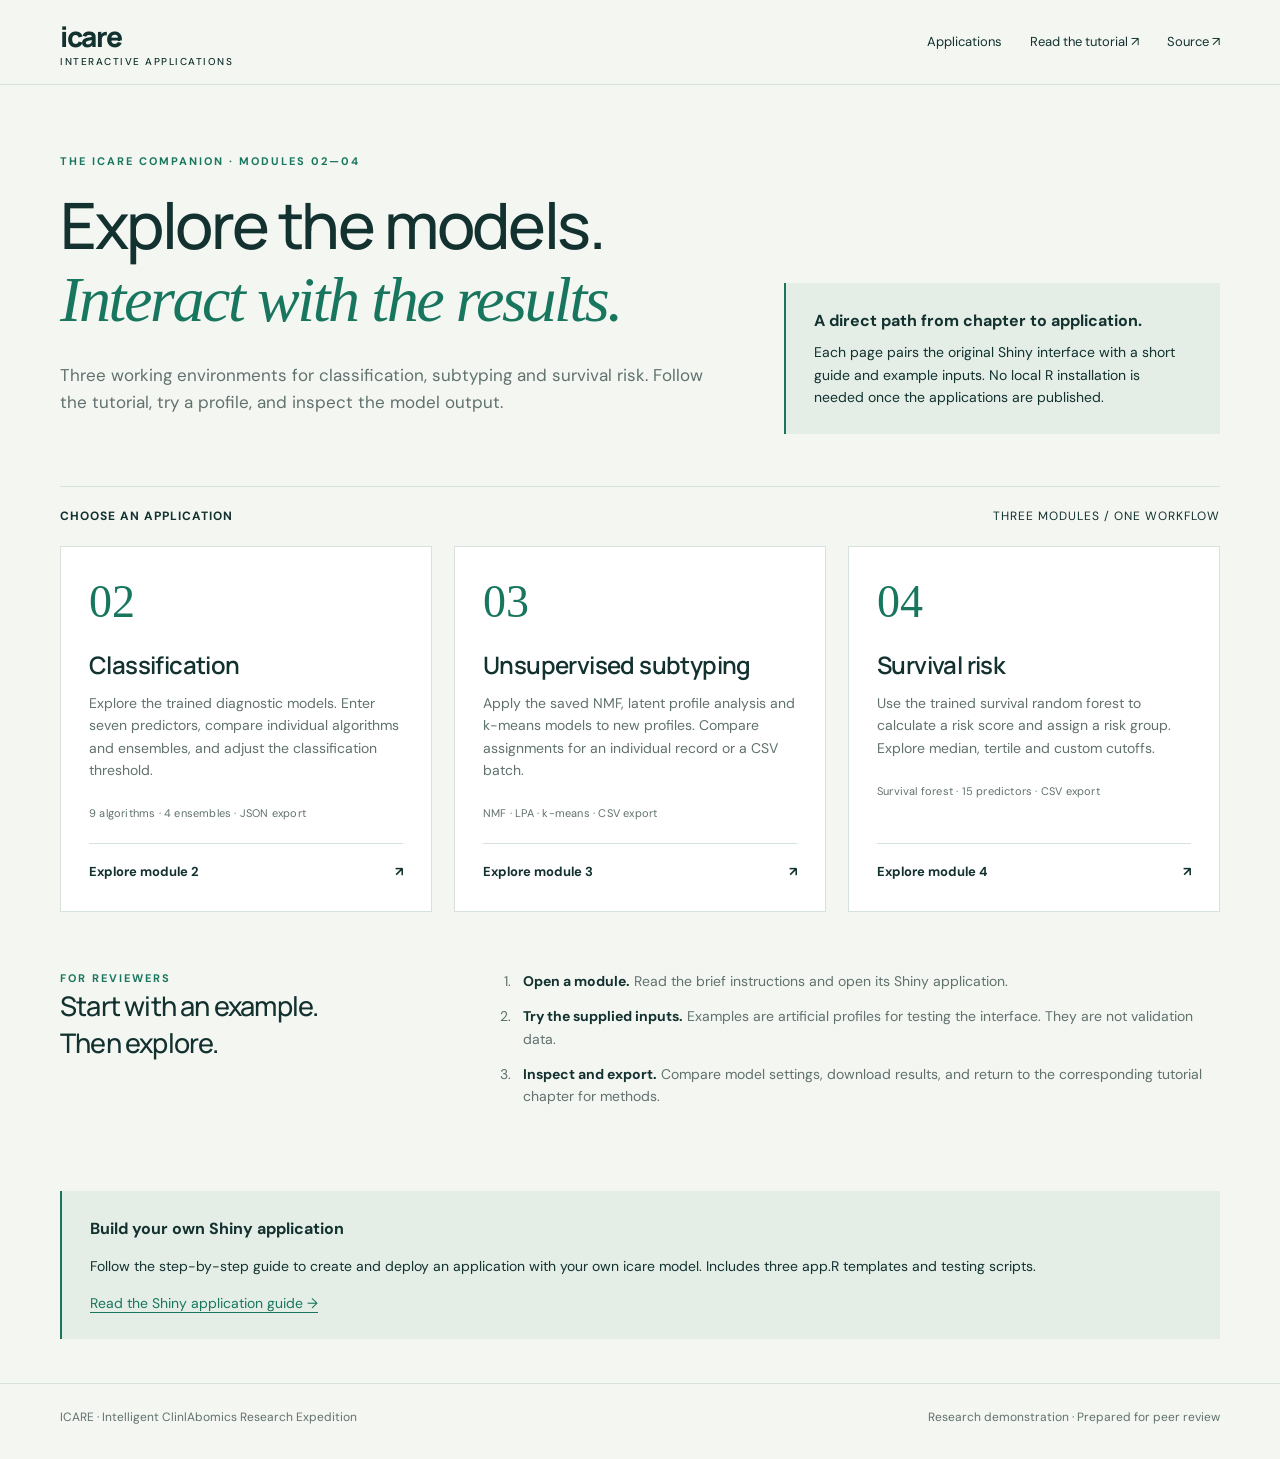
<file: review-apps/index.html>
<!doctype html><html lang="en"><head><meta charset="utf-8"><meta name="viewport" content="width=device-width, initial-scale=1"><meta name="description" content="Interactive Shiny applications accompanying the ICARE tutorial."><title>Interactive applications | ICARE</title><link rel="stylesheet" href="assets/style.css"></head><body ><a class="skip" href="#main">Skip to content</a><header><div class="wrap nav"><a class="brand" href="index.html">icare<span>INTERACTIVE APPLICATIONS</span></a><nav class="navlinks" aria-label="Main"><a href="index.html">Applications</a><a href="https://leonardfei.github.io/Icare_test/">Read the tutorial ↗</a><a class="source-link" href="https://github.com/leonardfei/Icare_test">Source ↗</a></nav></div></header><main id="main" class="wrap"><section class="hero"><div><div class="eyebrow">The ICARE companion · Modules 02—04</div><h1>Explore the models.<br><em>Interact with the results.</em></h1><p class="lede">Three working environments for classification, subtyping and survival risk. Follow the tutorial, try a profile, and inspect the model output.</p></div><aside class="note"><strong>A direct path from chapter to application.</strong>Each page pairs the original Shiny interface with a short guide and example inputs. No local R installation is needed once the applications are published.</aside></section><div class="section-label"><strong>CHOOSE AN APPLICATION</strong><span>THREE MODULES / ONE WORKFLOW</span></div><section class="modules" aria-label="Applications"><a class="module" href="module2/"><span class="number">02</span><h2>Classification</h2><p>Explore the trained diagnostic models. Enter seven predictors, compare individual algorithms and ensembles, and adjust the classification threshold.</p><div class="features">9 algorithms · 4 ensembles · JSON export</div><div class="go">Explore module 2<span aria-hidden="true">↗</span></div></a><a class="module" href="module3/"><span class="number">03</span><h2>Unsupervised subtyping</h2><p>Apply the saved NMF, latent profile analysis and k-means models to new profiles. Compare assignments for an individual record or a CSV batch.</p><div class="features">NMF · LPA · k-means · CSV export</div><div class="go">Explore module 3<span aria-hidden="true">↗</span></div></a><a class="module" href="module4/"><span class="number">04</span><h2>Survival risk</h2><p>Use the trained survival random forest to calculate a risk score and assign a risk group. Explore median, tertile and custom cutoffs.</p><div class="features">Survival forest · 15 predictors · CSV export</div><div class="go">Explore module 4<span aria-hidden="true">↗</span></div></a></section><section class="workflow"><div><div class="eyebrow">For reviewers</div><h2>Start with an example.<br>Then explore.</h2></div><ol><li><strong>Open a module.</strong> Read the brief instructions and open its Shiny application.</li><li><strong>Try the supplied inputs.</strong> Examples are artificial profiles for testing the interface. They are not validation data.</li><li><strong>Inspect and export.</strong> Compare model settings, download results, and return to the corresponding tutorial chapter for methods.</li></ol></section><section class="note" style="margin:0 0 44px"><strong>Build your own Shiny application</strong><p>Follow the step-by-step guide to create and deploy an application with your own icare model. Includes three app.R templates and testing scripts.</p><a href="build-your-own/">Read the Shiny application guide →</a></section></main><footer><div class="wrap footer-content"><span>ICARE · Intelligent ClinlAbomics Research Expedition</span><span>Research demonstration · Prepared for peer review</span></div></footer></body></html>
</file>
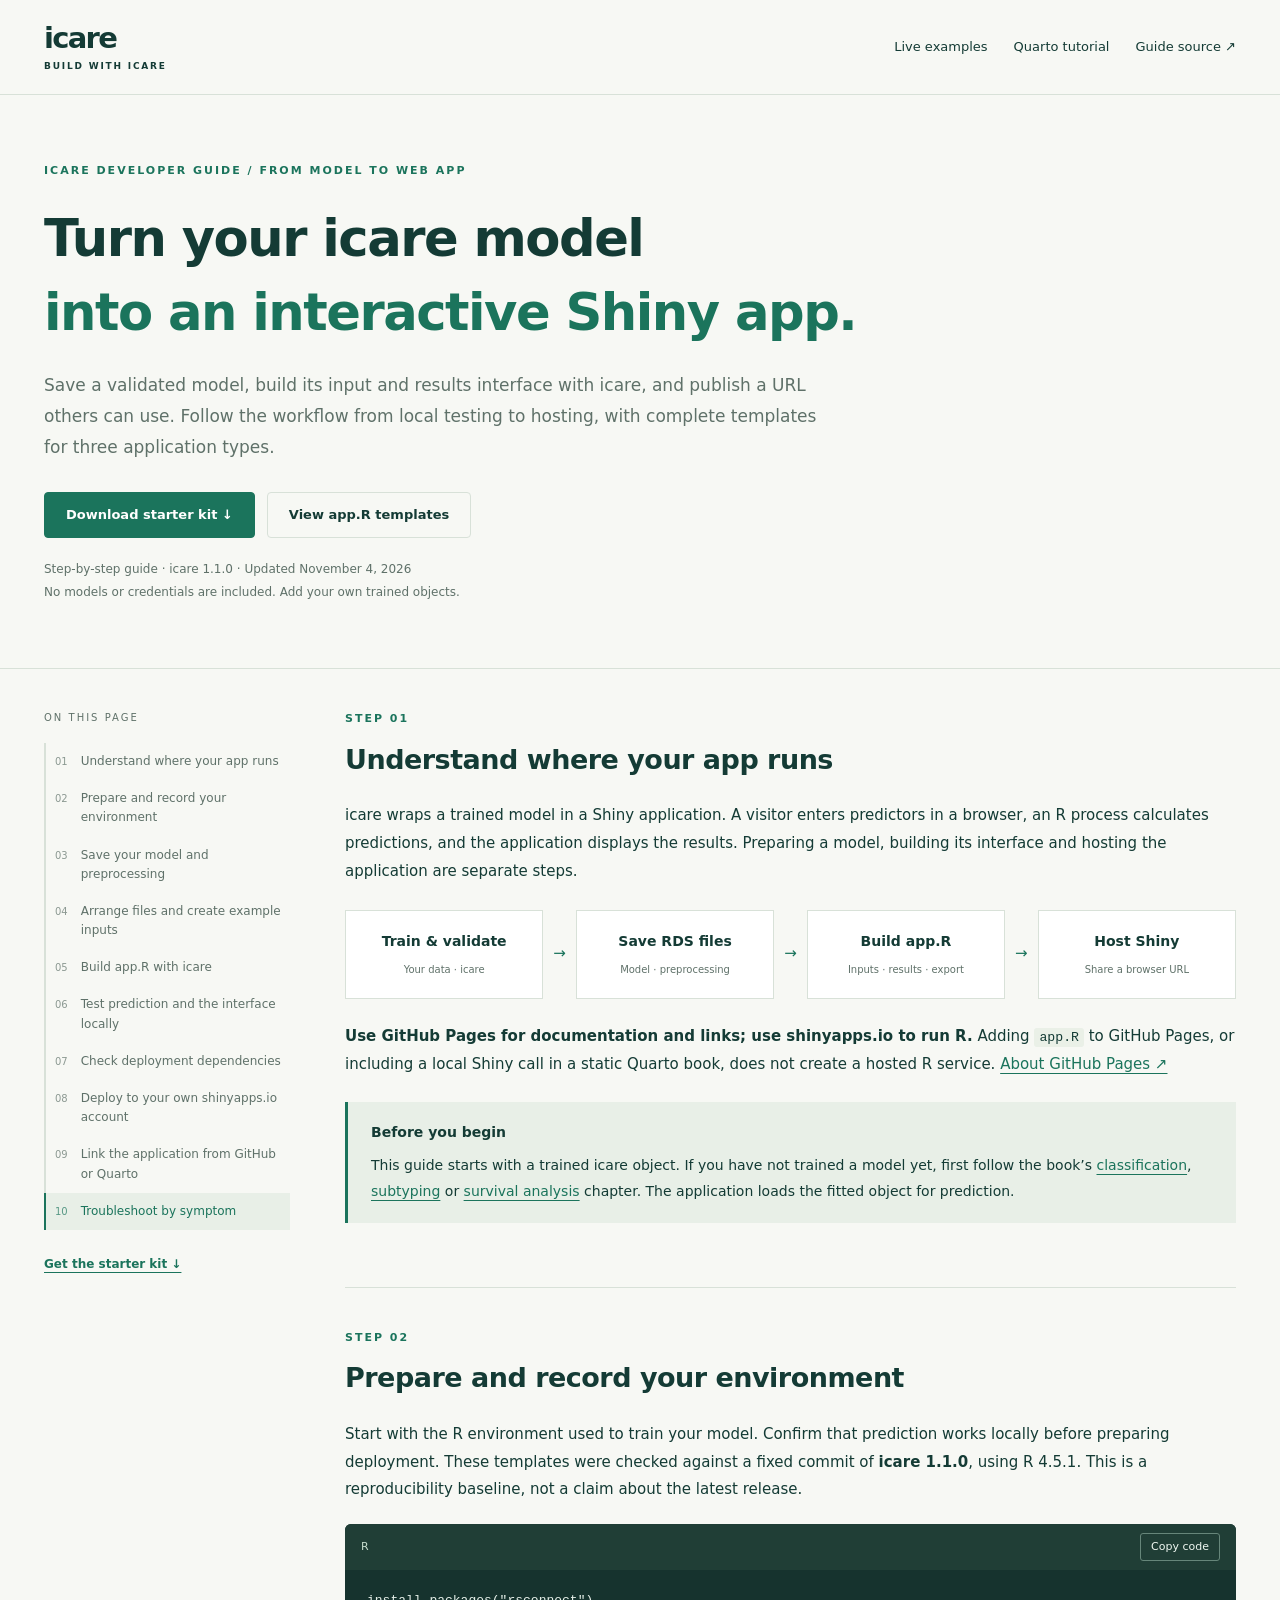
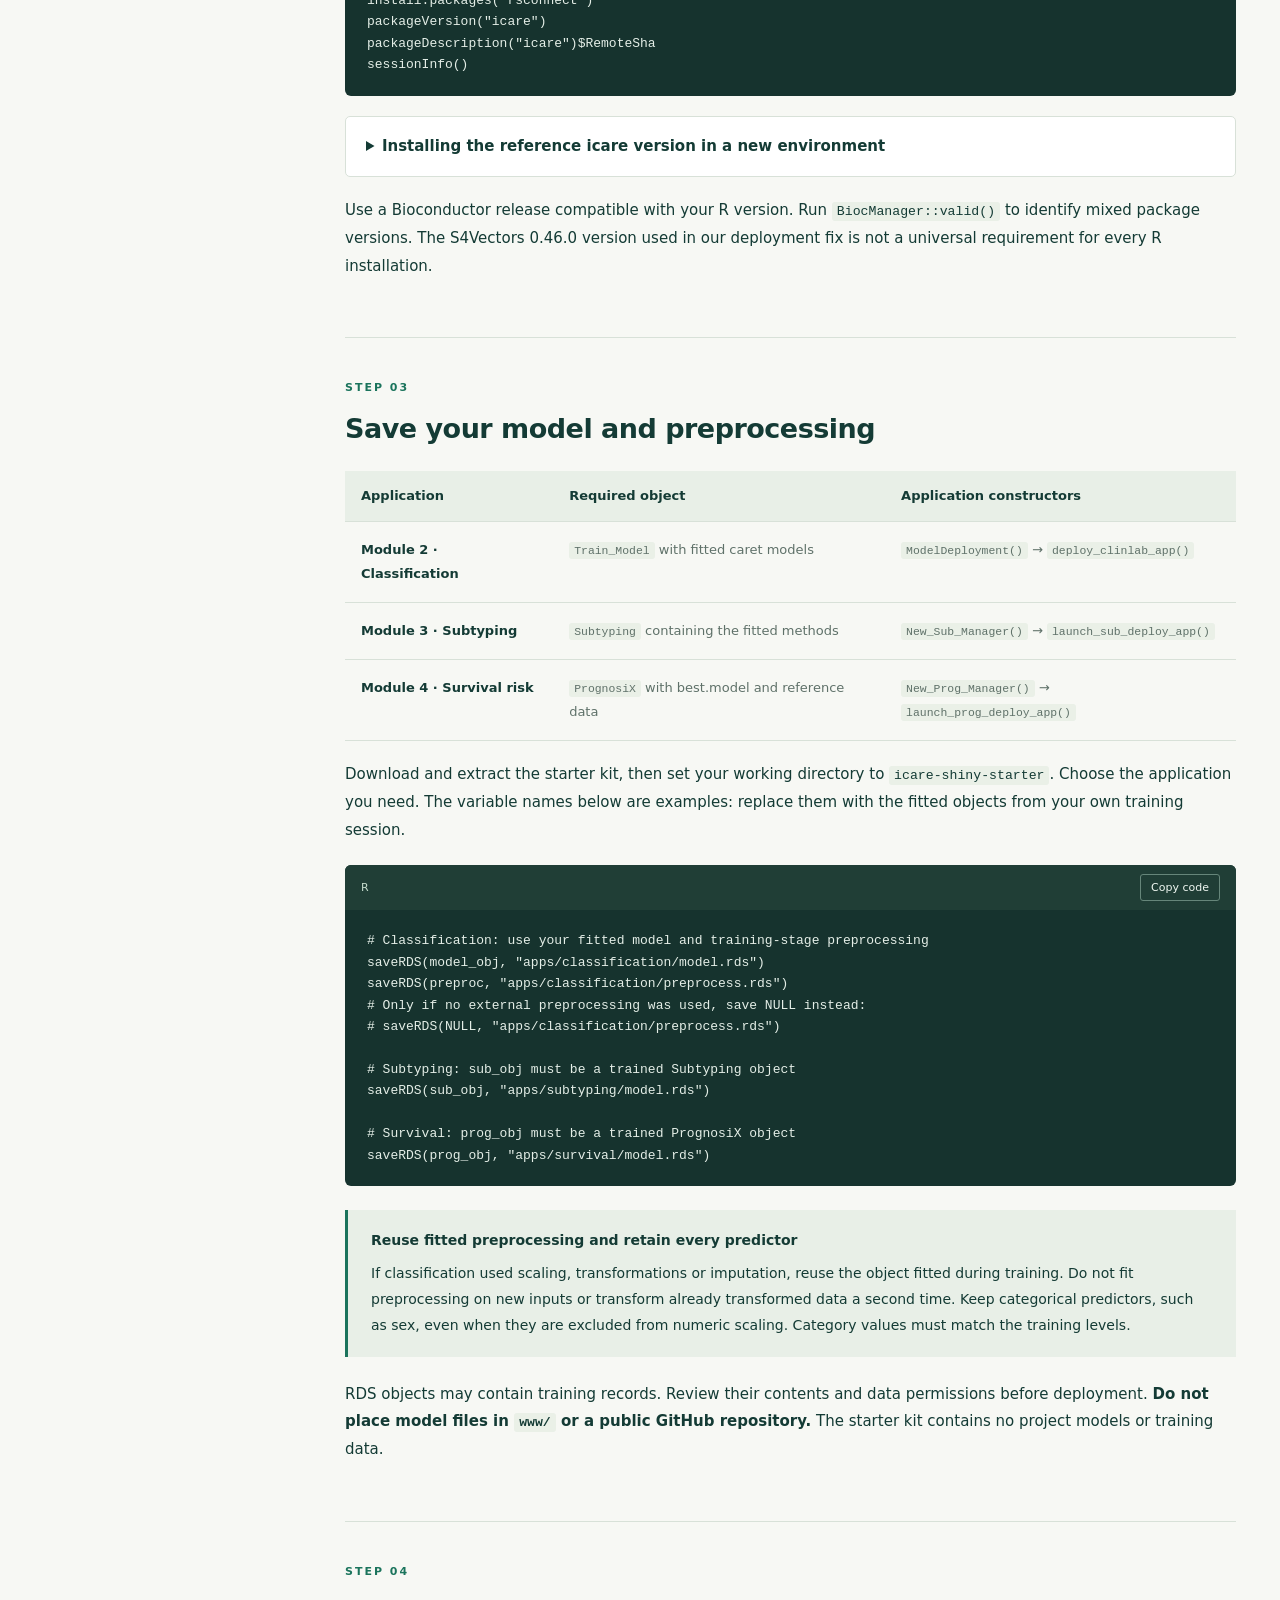
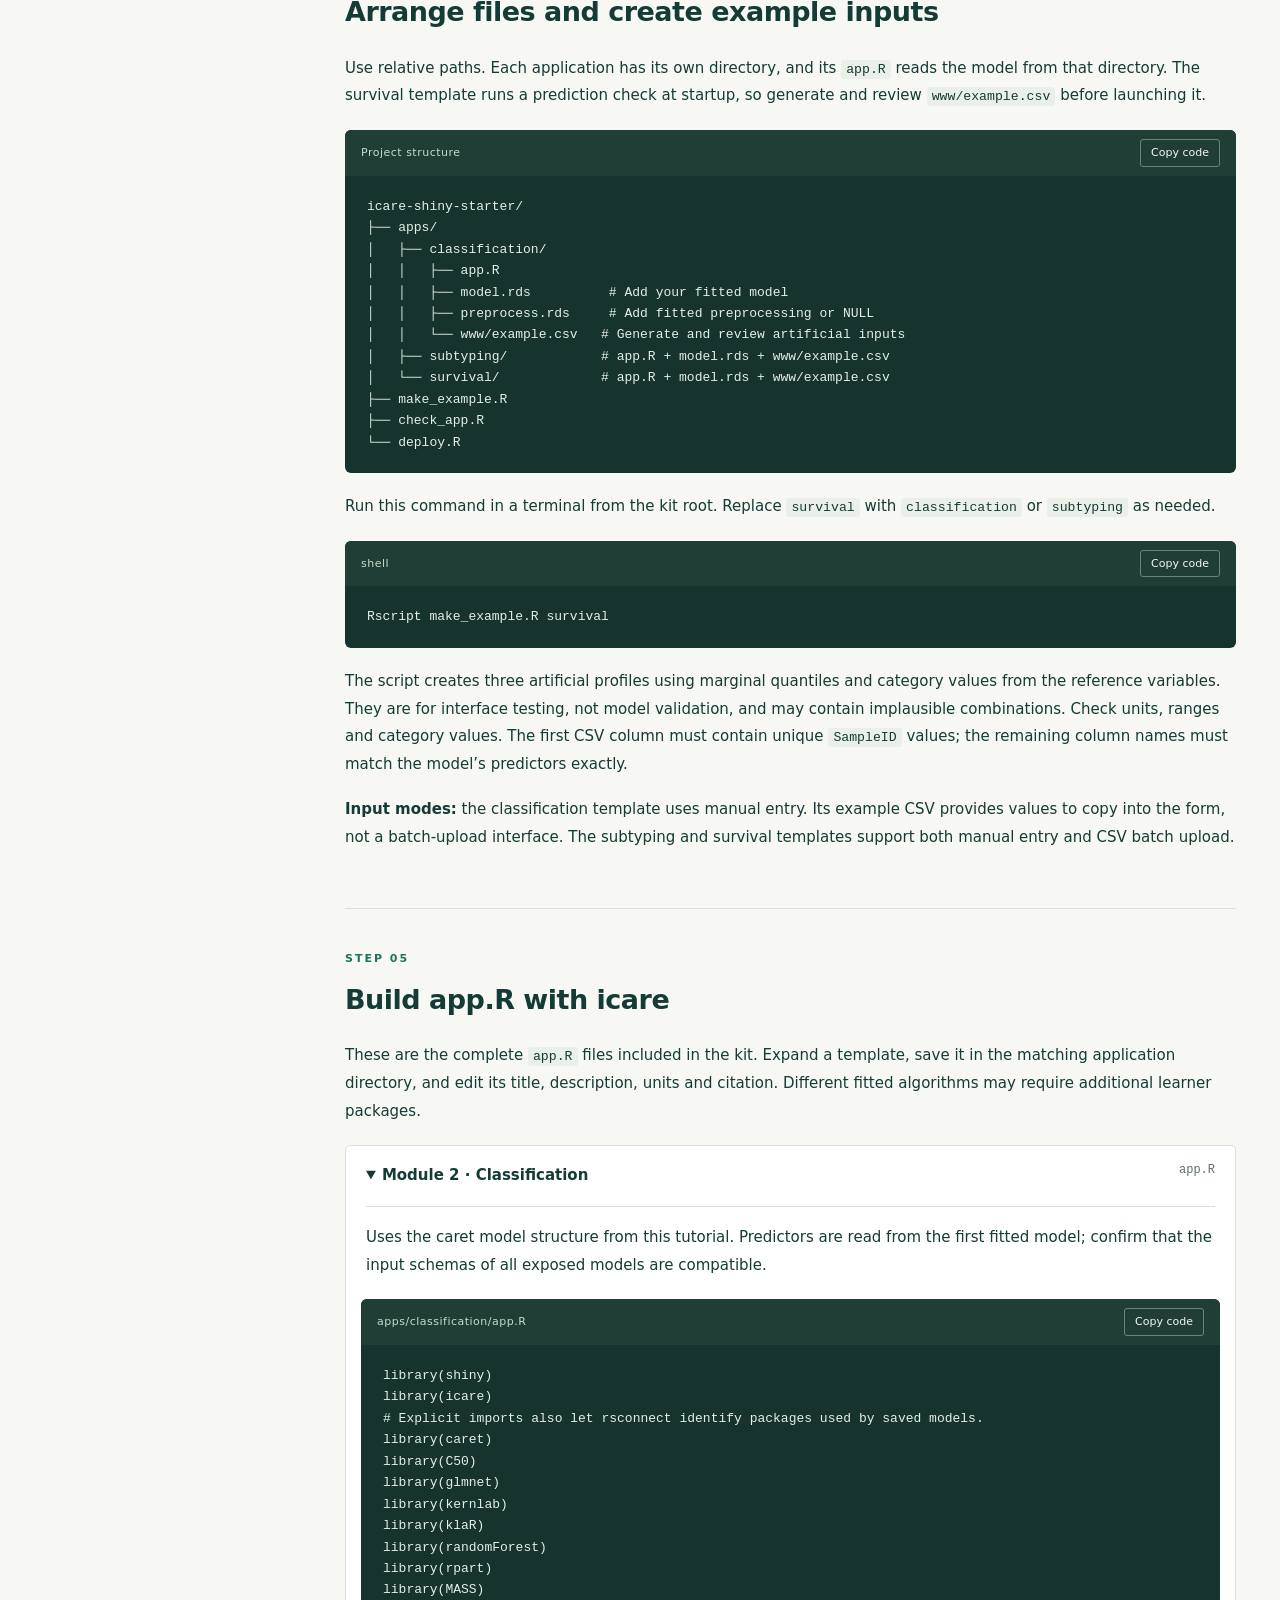
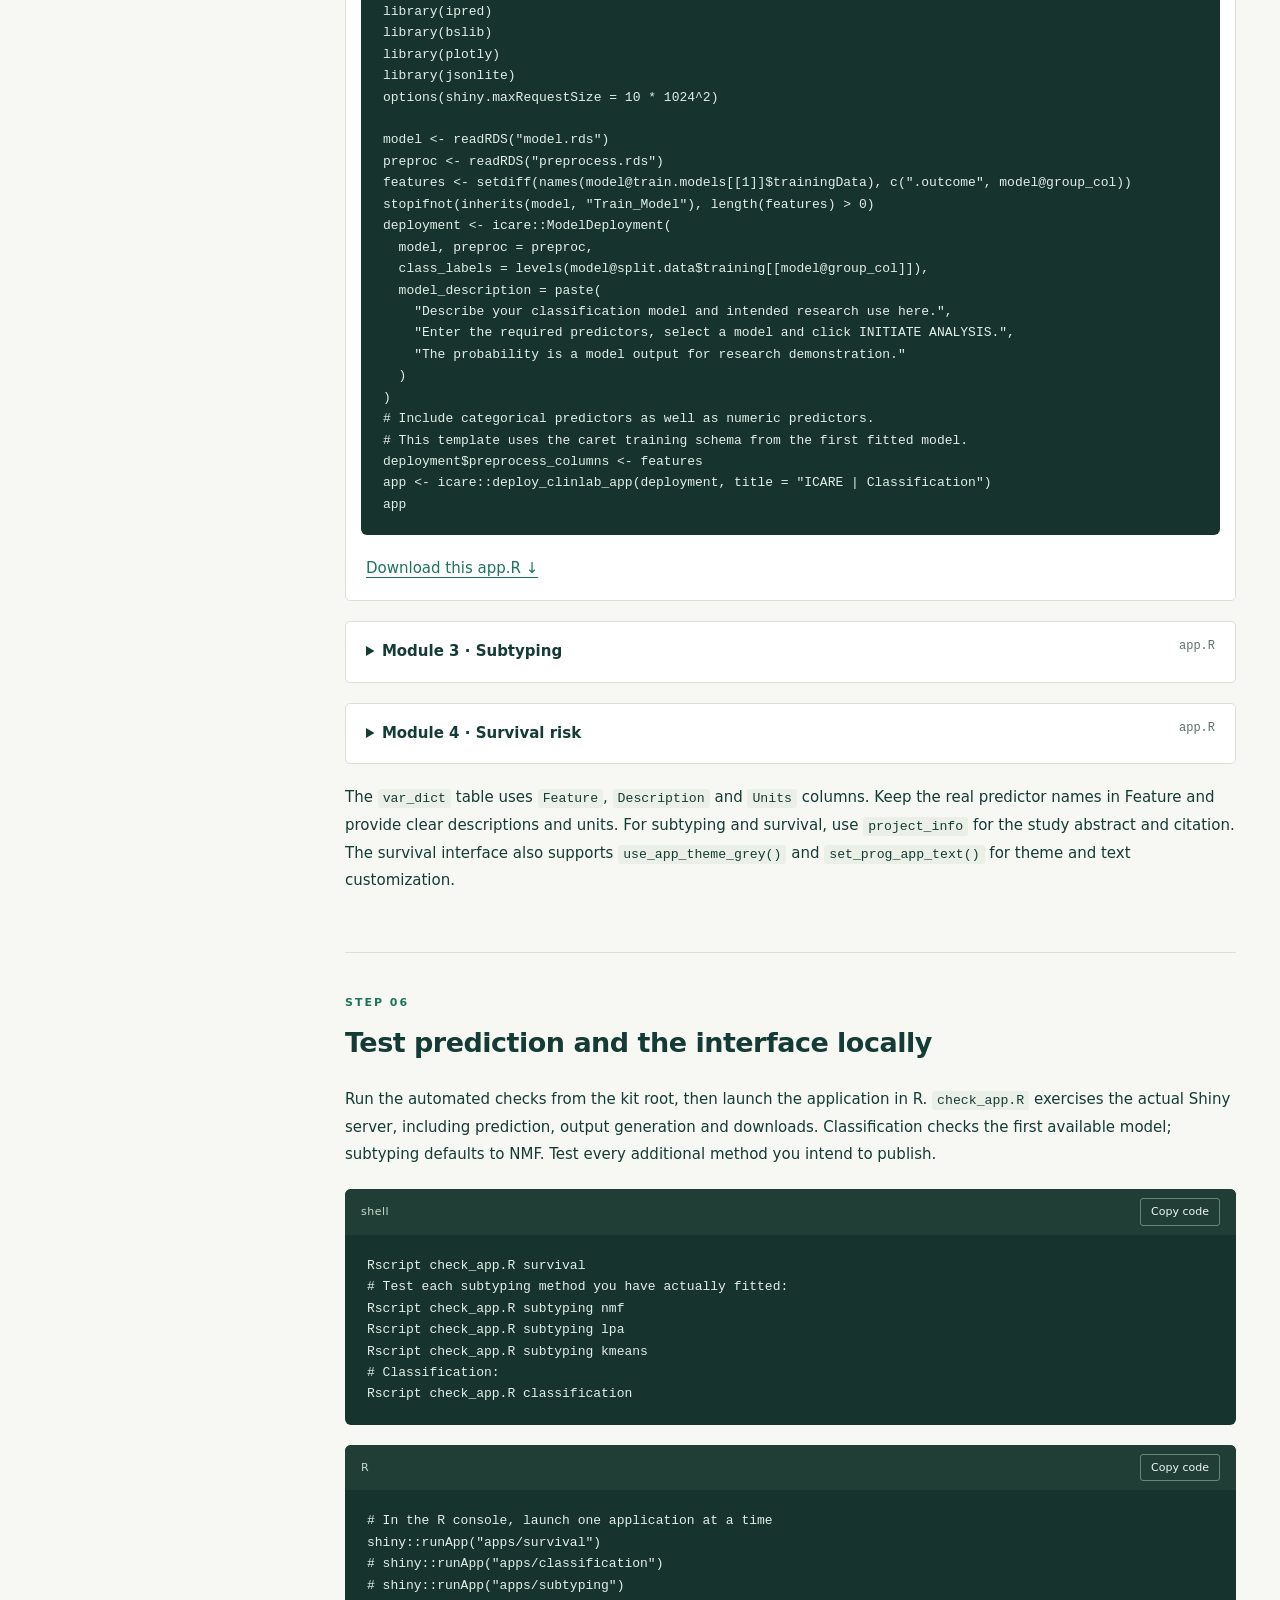
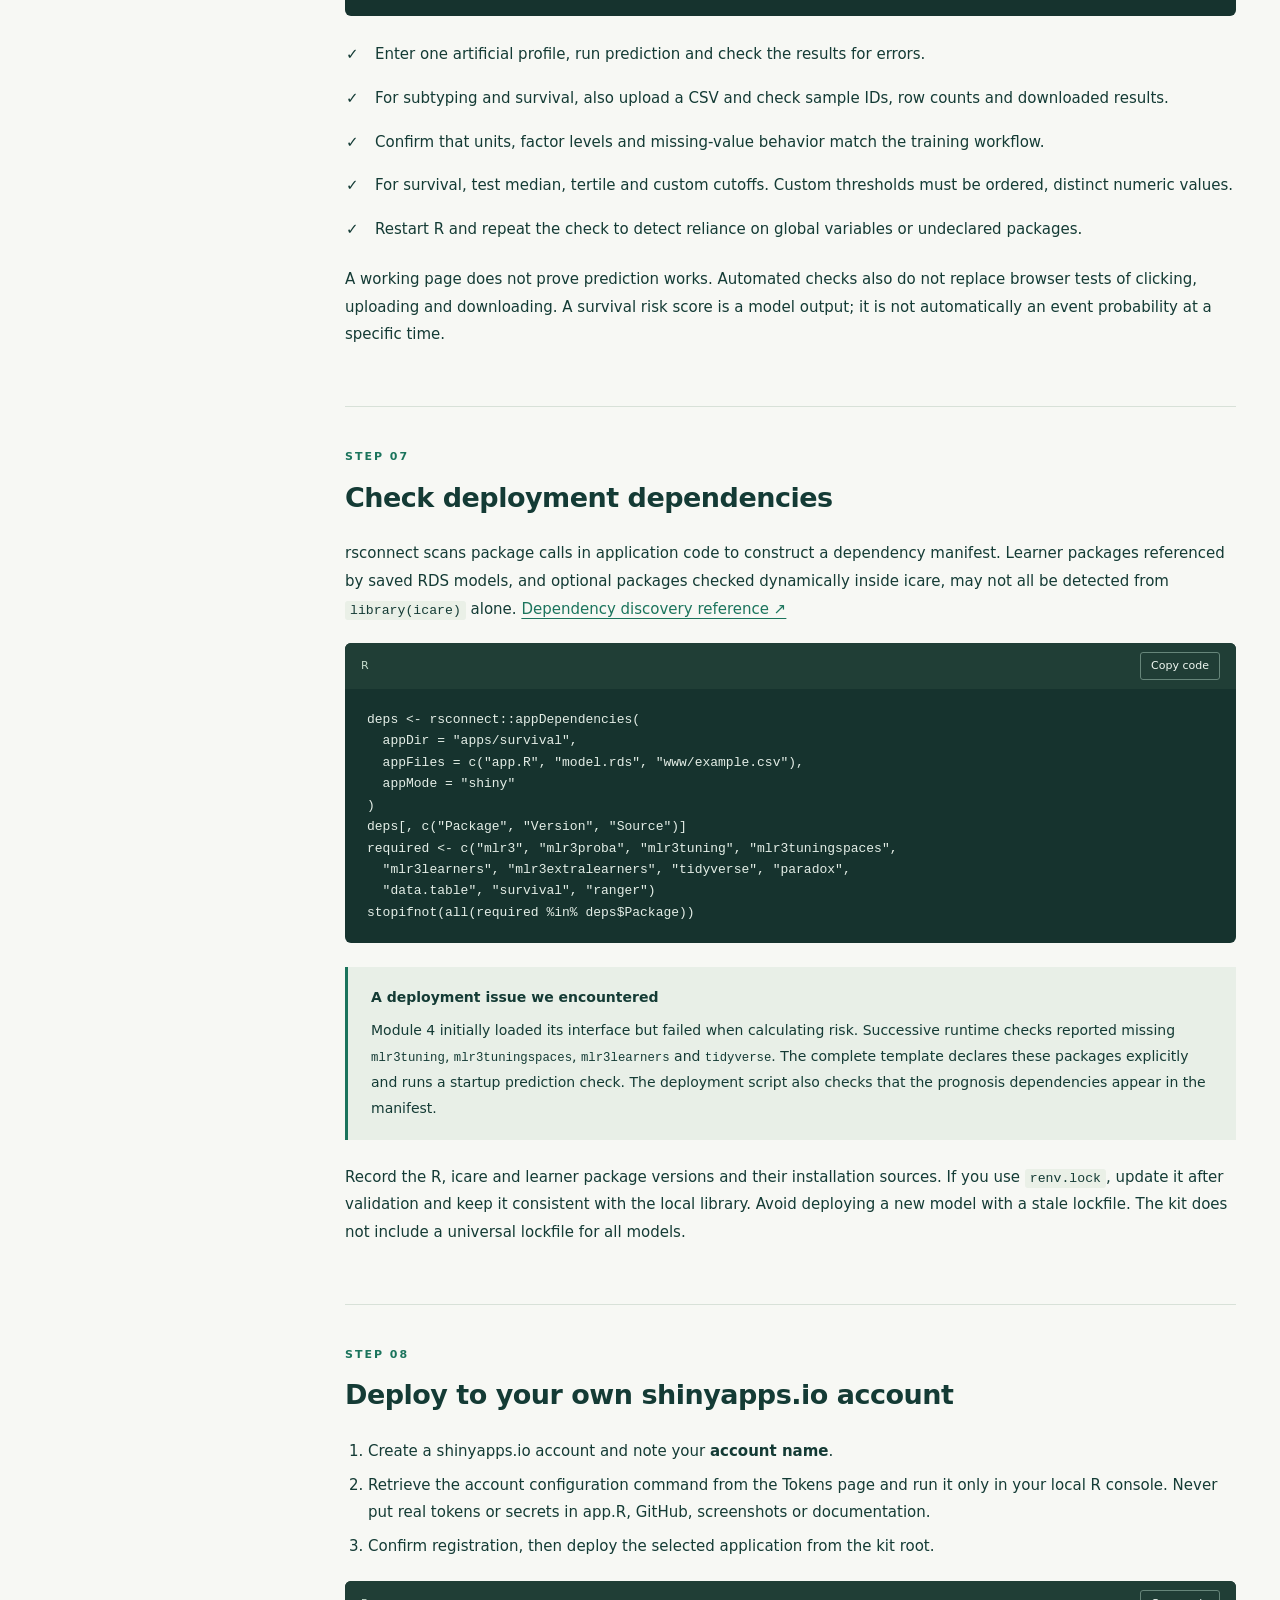
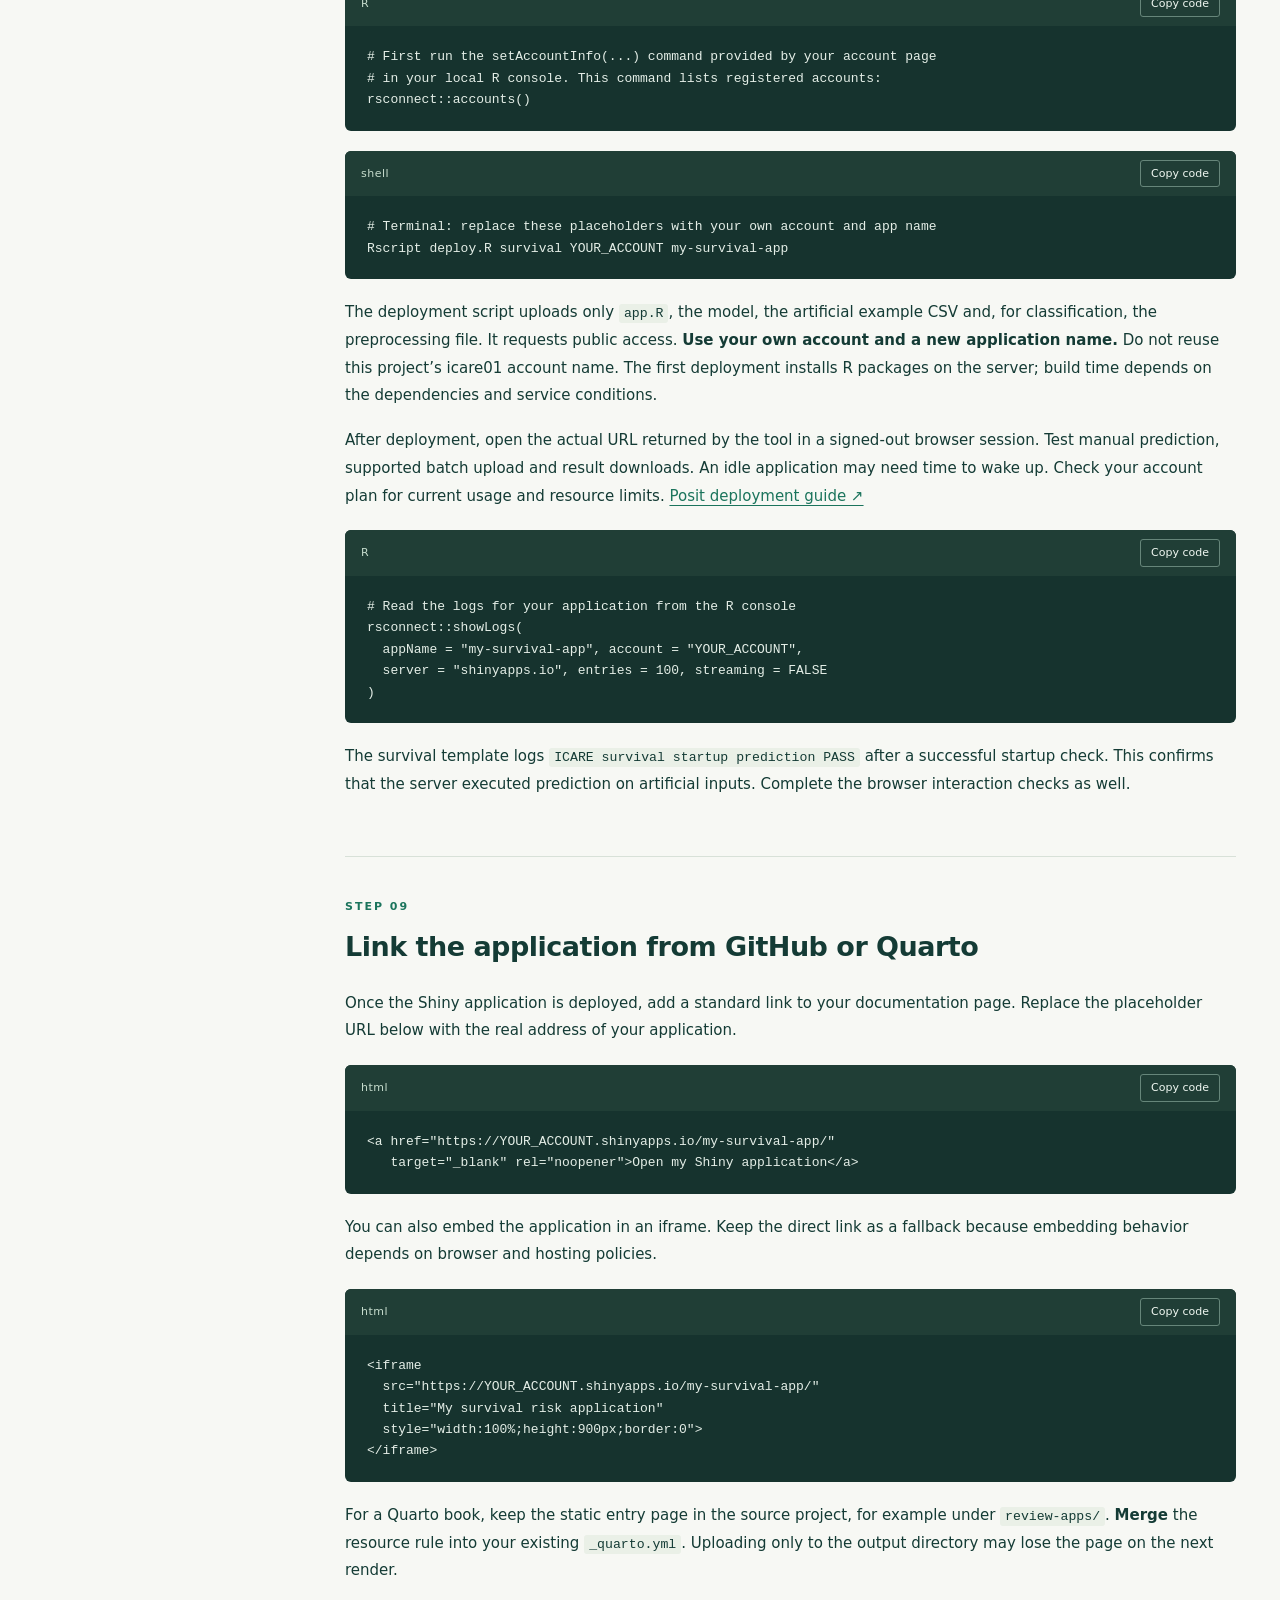
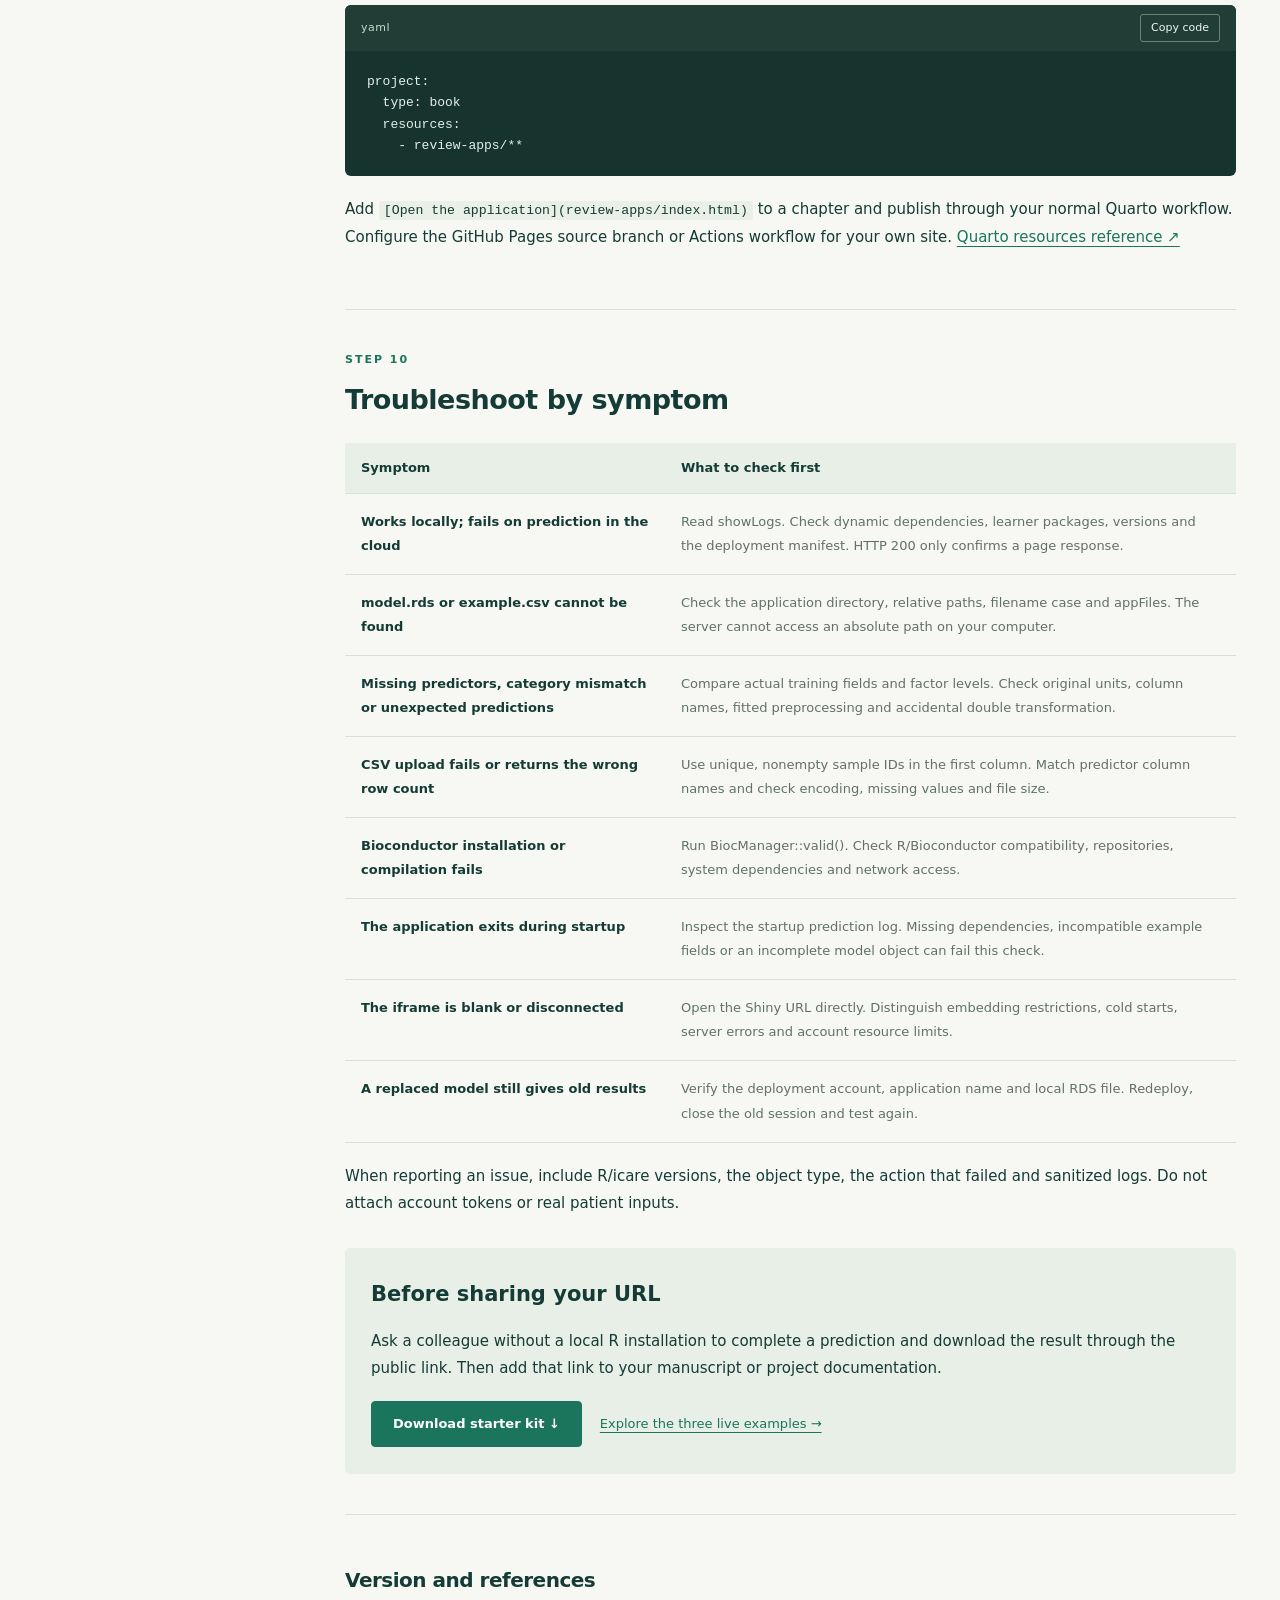
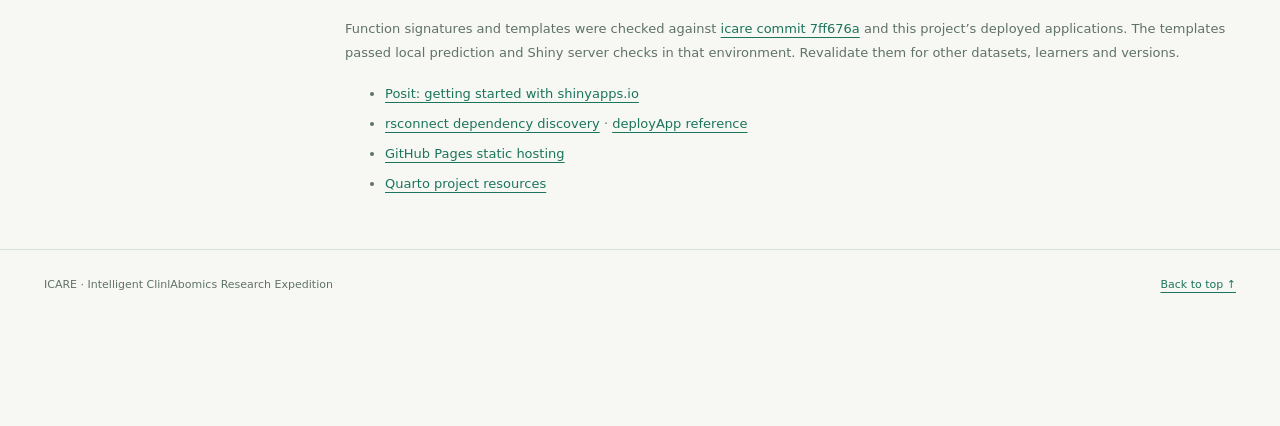
<file: review-apps/build-your-own/index.html>
<!doctype html>
<html lang="en"><head><meta charset="utf-8"><meta name="viewport" content="width=device-width,initial-scale=1">
<meta name="description" content="Build your own Shiny application with icare: save fitted models, use three app templates, test locally, check dependencies, deploy to shinyapps.io and link from GitHub or Quarto.">
<title>Build your own Shiny application · ICARE Developer Guide</title><link rel="stylesheet" href="guide.css"></head>
<body><a class="skip" href="#main">Skip to content</a><header><div class="top"><a class="brand" href="../">icare<span>BUILD WITH ICARE</span></a><nav aria-label="Main navigation"><a href="../">Live examples</a><a href="../../">Quarto tutorial</a><a href="https://github.com/leonardfei/Icare_test/tree/docs/review-apps/build-your-own">Guide source ↗</a></nav></div></header>
<div class="hero"><div class="eyebrow">ICARE DEVELOPER GUIDE / FROM MODEL TO WEB APP</div><h1>Turn your icare model<br><em>into an interactive Shiny app.</em></h1><p class="lede">Save a validated model, build its input and results interface with icare, and publish a URL others can use. Follow the workflow from local testing to hosting, with complete templates for three application types.</p><div class="actions"><a class="button" href="downloads/icare-shiny-starter.zip" download>Download starter kit ↓</a><a class="button secondary" href="#templates">View app.R templates</a></div><p class="meta">Step-by-step guide · icare 1.1.0 · Updated November 4, 2026<br>No models or credentials are included. Add your own trained objects.</p></div>
<div class="layout"><aside class="sidebar"><div class="toc-title">On this page</div><nav aria-label="Guide steps"><a href="#architecture"><span>01</span>Understand where your app runs</a><a href="#environment"><span>02</span>Prepare and record your environment</a><a href="#objects"><span>03</span>Save your model and preprocessing</a><a href="#structure"><span>04</span>Arrange files and create example inputs</a><a href="#templates"><span>05</span>Build app.R with icare</a><a href="#local-test"><span>06</span>Test prediction and the interface locally</a><a href="#dependencies"><span>07</span>Check deployment dependencies</a><a href="#deploy"><span>08</span>Deploy to your own shinyapps.io account</a><a href="#github"><span>09</span>Link the application from GitHub or Quarto</a><a href="#troubleshooting"><span>10</span>Troubleshoot by symptom</a></nav><a class="download-small" href="downloads/icare-shiny-starter.zip" download>Get the starter kit ↓</a></aside><main id="main"><section id="architecture" class="chapter"><div class="step">STEP 01</div><h2>Understand where your app runs</h2><p>icare wraps a trained model in a Shiny application. A visitor enters predictors in a browser, an R process calculates predictions, and the application displays the results. Preparing a model, building its interface and hosting the application are separate steps.</p>
<div class="flow" aria-label="Deployment workflow"><div><b>Train &amp; validate</b><span>Your data · icare</span></div><span aria-hidden="true">→</span><div><b>Save RDS files</b><span>Model · preprocessing</span></div><span aria-hidden="true">→</span><div><b>Build app.R</b><span>Inputs · results · export</span></div><span aria-hidden="true">→</span><div><b>Host Shiny</b><span>Share a browser URL</span></div></div>
<p><strong>Use GitHub Pages for documentation and links; use shinyapps.io to run R.</strong> Adding <code>app.R</code> to GitHub Pages, or including a local Shiny call in a static Quarto book, does not create a hosted R service. <a href="https://docs.github.com/en/pages/getting-started-with-github-pages/what-is-github-pages">About GitHub Pages ↗</a></p>
<aside class="note"><strong>Before you begin</strong>This guide starts with a trained icare object. If you have not trained a model yet, first follow the book’s <a href="../../module2-advanced.html">classification</a>, <a href="../../module3-advanced.html">subtyping</a> or <a href="../../module4-advanced.html">survival analysis</a> chapter. The application loads the fitted object for prediction.</aside></section><section id="environment" class="chapter"><div class="step">STEP 02</div><h2>Prepare and record your environment</h2><p>Start with the R environment used to train your model. Confirm that prediction works locally before preparing deployment. These templates were checked against a fixed commit of <strong>icare 1.1.0</strong>, using R 4.5.1. This is a reproducibility baseline, not a claim about the latest release.</p><div class="codebox"><div class="codebar"><span>R</span><button class="copy" data-copy="code-1" type="button">Copy code</button></div><pre><code id="code-1" data-language="R">install.packages(&quot;rsconnect&quot;)
packageVersion(&quot;icare&quot;)
packageDescription(&quot;icare&quot;)$RemoteSha
sessionInfo()</code></pre></div><details><summary>Installing the reference icare version in a new environment</summary><p>Follow the package installation instructions to configure R and Bioconductor first. The commands below install icare and its direct dependencies. Install the optional learner packages required by your chosen template separately. Avoid upgrading all packages after fitting a model.</p><div class="codebox"><div class="codebar"><span>R</span><button class="copy" data-copy="code-2" type="button">Copy code</button></div><pre><code id="code-2" data-language="R">install.packages(c(&quot;remotes&quot;, &quot;BiocManager&quot;))
BiocManager::install(&quot;ComplexHeatmap&quot;, ask = FALSE, update = FALSE)
remotes::install_github(
  &quot;YuLab-SMU/icare@7ff676a556721affeb6da6c36b3bb60fc24ca468&quot;,
  dependencies = NA, upgrade = &quot;never&quot;
)</code></pre></div><p>Survival packages such as <code>mlr3proba</code> and <code>mlr3extralearners</code> may need to be installed from their upstream GitHub repositories. Preserve the versions and sources used during training; consult <a href="https://github.com/mlr-org/mlr3proba">mlr3proba</a>, <a href="https://github.com/mlr-org/mlr3extralearners">mlr3extralearners</a> and the <a href="https://github.com/YuLab-SMU/icare">icare installation instructions</a>. These commands are not a complete environment lockfile for every operating system.</p></details>
<p>Use a Bioconductor release compatible with your R version. Run <code>BiocManager::valid()</code> to identify mixed package versions. The S4Vectors 0.46.0 version used in our deployment fix is not a universal requirement for every R installation.</p></section><section id="objects" class="chapter"><div class="step">STEP 03</div><h2>Save your model and preprocessing</h2><div class="table-scroll"><table><thead><tr><th>Application</th><th>Required object</th><th>Application constructors</th></tr></thead><tbody>
<tr><td>Module 2 · Classification</td><td><code>Train_Model</code> with fitted caret models</td><td><code>ModelDeployment()</code> → <code>deploy_clinlab_app()</code></td></tr>
<tr><td>Module 3 · Subtyping</td><td><code>Subtyping</code> containing the fitted methods</td><td><code>New_Sub_Manager()</code> → <code>launch_sub_deploy_app()</code></td></tr>
<tr><td>Module 4 · Survival risk</td><td><code>PrognosiX</code> with best.model and reference data</td><td><code>New_Prog_Manager()</code> → <code>launch_prog_deploy_app()</code></td></tr>
</tbody></table></div><p>Download and extract the starter kit, then set your working directory to <code>icare-shiny-starter</code>. Choose the application you need. The variable names below are examples: replace them with the fitted objects from your own training session.</p><div class="codebox"><div class="codebar"><span>R</span><button class="copy" data-copy="code-3" type="button">Copy code</button></div><pre><code id="code-3" data-language="R"># Classification: use your fitted model and training-stage preprocessing
saveRDS(model_obj, &quot;apps/classification/model.rds&quot;)
saveRDS(preproc, &quot;apps/classification/preprocess.rds&quot;)
# Only if no external preprocessing was used, save NULL instead:
# saveRDS(NULL, &quot;apps/classification/preprocess.rds&quot;)

# Subtyping: sub_obj must be a trained Subtyping object
saveRDS(sub_obj, &quot;apps/subtyping/model.rds&quot;)

# Survival: prog_obj must be a trained PrognosiX object
saveRDS(prog_obj, &quot;apps/survival/model.rds&quot;)</code></pre></div><aside class="note"><strong>Reuse fitted preprocessing and retain every predictor</strong>If classification used scaling, transformations or imputation, reuse the object fitted during training. Do not fit preprocessing on new inputs or transform already transformed data a second time. Keep categorical predictors, such as sex, even when they are excluded from numeric scaling. Category values must match the training levels.</aside>
<p>RDS objects may contain training records. Review their contents and data permissions before deployment. <strong>Do not place model files in <code>www/</code> or a public GitHub repository.</strong> The starter kit contains no project models or training data.</p></section><section id="structure" class="chapter"><div class="step">STEP 04</div><h2>Arrange files and create example inputs</h2><p>Use relative paths. Each application has its own directory, and its <code>app.R</code> reads the model from that directory. The survival template runs a prediction check at startup, so generate and review <code>www/example.csv</code> before launching it.</p><div class="codebox"><div class="codebar"><span>Project structure</span><button class="copy" data-copy="code-4" type="button">Copy code</button></div><pre><code id="code-4" data-language="text">icare-shiny-starter/
├── apps/
│   ├── classification/
│   │   ├── app.R
│   │   ├── model.rds          # Add your fitted model
│   │   ├── preprocess.rds     # Add fitted preprocessing or NULL
│   │   └── www/example.csv   # Generate and review artificial inputs
│   ├── subtyping/            # app.R + model.rds + www/example.csv
│   └── survival/             # app.R + model.rds + www/example.csv
├── make_example.R
├── check_app.R
└── deploy.R</code></pre></div><p>Run this command in a terminal from the kit root. Replace <code>survival</code> with <code>classification</code> or <code>subtyping</code> as needed.</p><div class="codebox"><div class="codebar"><span>shell</span><button class="copy" data-copy="code-5" type="button">Copy code</button></div><pre><code id="code-5" data-language="shell">Rscript make_example.R survival</code></pre></div><p>The script creates three artificial profiles using marginal quantiles and category values from the reference variables. They are for interface testing, not model validation, and may contain implausible combinations. Check units, ranges and category values. The first CSV column must contain unique <code>SampleID</code> values; the remaining column names must match the model’s predictors exactly.</p>
<p><strong>Input modes:</strong> the classification template uses manual entry. Its example CSV provides values to copy into the form, not a batch-upload interface. The subtyping and survival templates support both manual entry and CSV batch upload.</p></section><section id="templates" class="chapter"><div class="step">STEP 05</div><h2>Build app.R with icare</h2><p>These are the complete <code>app.R</code> files included in the kit. Expand a template, save it in the matching application directory, and edit its title, description, units and citation. Different fitted algorithms may require additional learner packages.</p><details class="template" open><summary>Module 2 · Classification<span>app.R</span></summary><p>Uses the caret model structure from this tutorial. Predictors are read from the first fitted model; confirm that the input schemas of all exposed models are compatible.</p><div class="codebox"><div class="codebar"><span>apps/classification/app.R</span><button class="copy" data-copy="code-6" type="button">Copy code</button></div><pre><code id="code-6" data-language="R">library(shiny)
library(icare)
# Explicit imports also let rsconnect identify packages used by saved models.
library(caret)
library(C50)
library(glmnet)
library(kernlab)
library(klaR)
library(randomForest)
library(rpart)
library(MASS)
library(ipred)
library(bslib)
library(plotly)
library(jsonlite)
options(shiny.maxRequestSize = 10 * 1024^2)

model &lt;- readRDS(&quot;model.rds&quot;)
preproc &lt;- readRDS(&quot;preprocess.rds&quot;)
features &lt;- setdiff(names(model@train.models[[1]]$trainingData), c(&quot;.outcome&quot;, model@group_col))
stopifnot(inherits(model, &quot;Train_Model&quot;), length(features) &gt; 0)
deployment &lt;- icare::ModelDeployment(
  model, preproc = preproc,
  class_labels = levels(model@split.data$training[[model@group_col]]),
  model_description = paste(
    &quot;Describe your classification model and intended research use here.&quot;,
    &quot;Enter the required predictors, select a model and click INITIATE ANALYSIS.&quot;,
    &quot;The probability is a model output for research demonstration.&quot;
  )
)
# Include categorical predictors as well as numeric predictors.
# This template uses the caret training schema from the first fitted model.
deployment$preprocess_columns &lt;- features
app &lt;- icare::deploy_clinlab_app(deployment, title = &quot;ICARE | Classification&quot;)
app</code></pre></div><p><a href="downloads/icare-shiny-starter/apps/classification/app.R" download="app.R">Download this app.R ↓</a></p></details><details class="template" ><summary>Module 3 · Subtyping<span>app.R</span></summary><p>Select only methods that were fitted and saved in the object. Preserve the fitted NMF, LPA or k-means information and its preprocessing parameters.</p><div class="codebox"><div class="codebar"><span>apps/subtyping/app.R</span><button class="copy" data-copy="code-7" type="button">Copy code</button></div><pre><code id="code-7" data-language="R">library(shiny)
library(icare)
library(shinydashboard)
library(DT)
if (!requireNamespace(&quot;NMF&quot;, quietly = TRUE)) stop(&quot;The NMF package is required.&quot;)
library(nnls)
library(mclust)
options(shiny.maxRequestSize = 10 * 1024^2)

model &lt;- readRDS(&quot;model.rds&quot;)
stopifnot(inherits(model, &quot;Subtyping&quot;))
manager &lt;- icare::New_Sub_Manager(model)
features &lt;- names(model@clean.data)
var_dict &lt;- data.frame(Feature = features,
                      Description = gsub(&quot;_&quot;, &quot; &quot;, features),
                      Units = rep(&quot;Replace with the actual unit&quot;, length(features)))
app &lt;- icare::launch_sub_deploy_app(
  manager, title = &quot;ICARE | Subtyping&quot;, var_dict = var_dict,
  project_info = list(
    abstract = paste(&quot;Describe your fitted subtyping methods and study here.&quot;,
                     &quot;Use manual entry or upload a CSV whose first column contains unique sample IDs.&quot;,
                     &quot;Example CSV profiles are artificial and are provided for interface testing.&quot;),
    citation = &quot;Replace with your study citation.&quot;
  )
)
app</code></pre></div><p><a href="downloads/icare-shiny-starter/apps/subtyping/app.R" download="app.R">Download this app.R ↓</a></p></details><details class="template" ><summary>Module 4 · Survival risk<span>app.R</span></summary><p>Includes the surv.ranger backend and the prognosis framework dependencies. Add the appropriate backend when using another survival learner. The startup check uses three artificial profiles.</p><div class="codebox"><div class="codebar"><span>apps/survival/app.R</span><button class="copy" data-copy="code-8" type="button">Copy code</button></div><pre><code id="code-8" data-language="R">library(shiny)
library(icare)
library(shinydashboard)
library(DT)
library(mlr3)
library(mlr3proba)
library(mlr3extralearners)
# icare checks these optional packages dynamically when prediction is requested.
# Declare them explicitly so rsconnect includes them in the cloud bundle.
library(mlr3tuning)
library(mlr3tuningspaces)
library(paradox)
library(mlr3learners)
library(tidyverse)
library(data.table)
library(ranger)
library(survival)
options(shiny.maxRequestSize = 10 * 1024^2)

model &lt;- readRDS(&quot;model.rds&quot;)
stopifnot(inherits(model, &quot;PrognosiX&quot;))
manager &lt;- icare::New_Prog_Manager(model)
# Exercise the actual prediction path in the deployed runtime before serving UI.
local({
  example &lt;- read.csv(&quot;www/example.csv&quot;, row.names = 1, check.names = FALSE)
  result &lt;- manager$prog_predict(example, cutoff_method = &quot;median&quot;, return_scores = TRUE)
  stopifnot(nrow(result) == nrow(example), all(is.finite(result$risk_score)),
            all(!is.na(result$risk_group)))
  message(&quot;ICARE survival startup prediction PASS: &quot;, nrow(result),
          &quot; artificial profiles; scores=&quot;, paste(result$risk_score, collapse = &quot;,&quot;))
})
features &lt;- model@best.model$features
icare::use_app_theme_grey()
icare::set_prog_app_text(
  title = &quot;ICARE | Survival Risk&quot;,
  citation_text = &quot;Replace with your study citation.&quot;
)
app &lt;- icare::launch_prog_deploy_app(
  manager, title = &quot;ICARE | Survival Risk&quot;,
  var_dict = data.frame(Feature = features, Description = gsub(&quot;_&quot;, &quot; &quot;, features),
                        Units = rep(&quot;Replace with the actual unit&quot;, length(features))),
  project_info = list(
    abstract = paste(&quot;Describe your fitted survival model and study here.&quot;,
                     &quot;Enter the required predictors or upload a batch CSV to obtain risk scores and risk groups.&quot;,
                     &quot;Example CSV profiles are artificial and are provided for interface testing.&quot;),
    citation = &quot;Replace with your study citation.&quot;
  )
)
app</code></pre></div><p><a href="downloads/icare-shiny-starter/apps/survival/app.R" download="app.R">Download this app.R ↓</a></p></details><p>The <code>var_dict</code> table uses <code>Feature</code>, <code>Description</code> and <code>Units</code> columns. Keep the real predictor names in Feature and provide clear descriptions and units. For subtyping and survival, use <code>project_info</code> for the study abstract and citation. The survival interface also supports <code>use_app_theme_grey()</code> and <code>set_prog_app_text()</code> for theme and text customization.</p></section><section id="local-test" class="chapter"><div class="step">STEP 06</div><h2>Test prediction and the interface locally</h2><p>Run the automated checks from the kit root, then launch the application in R. <code>check_app.R</code> exercises the actual Shiny server, including prediction, output generation and downloads. Classification checks the first available model; subtyping defaults to NMF. Test every additional method you intend to publish.</p><div class="codebox"><div class="codebar"><span>shell</span><button class="copy" data-copy="code-9" type="button">Copy code</button></div><pre><code id="code-9" data-language="shell">Rscript check_app.R survival
# Test each subtyping method you have actually fitted:
Rscript check_app.R subtyping nmf
Rscript check_app.R subtyping lpa
Rscript check_app.R subtyping kmeans
# Classification:
Rscript check_app.R classification</code></pre></div><div class="codebox"><div class="codebar"><span>R</span><button class="copy" data-copy="code-10" type="button">Copy code</button></div><pre><code id="code-10" data-language="R"># In the R console, launch one application at a time
shiny::runApp(&quot;apps/survival&quot;)
# shiny::runApp(&quot;apps/classification&quot;)
# shiny::runApp(&quot;apps/subtyping&quot;)</code></pre></div><ul class="checklist"><li>Enter one artificial profile, run prediction and check the results for errors.</li><li>For subtyping and survival, also upload a CSV and check sample IDs, row counts and downloaded results.</li><li>Confirm that units, factor levels and missing-value behavior match the training workflow.</li><li>For survival, test median, tertile and custom cutoffs. Custom thresholds must be ordered, distinct numeric values.</li><li>Restart R and repeat the check to detect reliance on global variables or undeclared packages.</li></ul>
<p>A working page does not prove prediction works. Automated checks also do not replace browser tests of clicking, uploading and downloading. A survival risk score is a model output; it is not automatically an event probability at a specific time.</p></section><section id="dependencies" class="chapter"><div class="step">STEP 07</div><h2>Check deployment dependencies</h2><p>rsconnect scans package calls in application code to construct a dependency manifest. Learner packages referenced by saved RDS models, and optional packages checked dynamically inside icare, may not all be detected from <code>library(icare)</code> alone. <a href="https://rstudio.github.io/rsconnect/reference/appDependencies.html">Dependency discovery reference ↗</a></p><div class="codebox"><div class="codebar"><span>R</span><button class="copy" data-copy="code-11" type="button">Copy code</button></div><pre><code id="code-11" data-language="R">deps &lt;- rsconnect::appDependencies(
  appDir = &quot;apps/survival&quot;,
  appFiles = c(&quot;app.R&quot;, &quot;model.rds&quot;, &quot;www/example.csv&quot;),
  appMode = &quot;shiny&quot;
)
deps[, c(&quot;Package&quot;, &quot;Version&quot;, &quot;Source&quot;)]
required &lt;- c(&quot;mlr3&quot;, &quot;mlr3proba&quot;, &quot;mlr3tuning&quot;, &quot;mlr3tuningspaces&quot;,
  &quot;mlr3learners&quot;, &quot;mlr3extralearners&quot;, &quot;tidyverse&quot;, &quot;paradox&quot;,
  &quot;data.table&quot;, &quot;survival&quot;, &quot;ranger&quot;)
stopifnot(all(required %in% deps$Package))</code></pre></div><aside class="note"><strong>A deployment issue we encountered</strong>Module 4 initially loaded its interface but failed when calculating risk. Successive runtime checks reported missing <code>mlr3tuning</code>, <code>mlr3tuningspaces</code>, <code>mlr3learners</code> and <code>tidyverse</code>. The complete template declares these packages explicitly and runs a startup prediction check. The deployment script also checks that the prognosis dependencies appear in the manifest.</aside>
<p>Record the R, icare and learner package versions and their installation sources. If you use <code>renv.lock</code>, update it after validation and keep it consistent with the local library. Avoid deploying a new model with a stale lockfile. The kit does not include a universal lockfile for all models.</p></section><section id="deploy" class="chapter"><div class="step">STEP 08</div><h2>Deploy to your own shinyapps.io account</h2><ol><li>Create a shinyapps.io account and note your <strong>account name</strong>.</li><li>Retrieve the account configuration command from the Tokens page and run it only in your local R console. Never put real tokens or secrets in app.R, GitHub, screenshots or documentation.</li><li>Confirm registration, then deploy the selected application from the kit root.</li></ol><div class="codebox"><div class="codebar"><span>R</span><button class="copy" data-copy="code-12" type="button">Copy code</button></div><pre><code id="code-12" data-language="R"># First run the setAccountInfo(...) command provided by your account page
# in your local R console. This command lists registered accounts:
rsconnect::accounts()</code></pre></div><div class="codebox"><div class="codebar"><span>shell</span><button class="copy" data-copy="code-13" type="button">Copy code</button></div><pre><code id="code-13" data-language="shell"># Terminal: replace these placeholders with your own account and app name
Rscript deploy.R survival YOUR_ACCOUNT my-survival-app</code></pre></div><p>The deployment script uploads only <code>app.R</code>, the model, the artificial example CSV and, for classification, the preprocessing file. It requests public access. <strong>Use your own account and a new application name.</strong> Do not reuse this project’s icare01 account name. The first deployment installs R packages on the server; build time depends on the dependencies and service conditions.</p>
<p>After deployment, open the actual URL returned by the tool in a signed-out browser session. Test manual prediction, supported batch upload and result downloads. An idle application may need time to wake up. Check your account plan for current usage and resource limits. <a href="https://docs.posit.co/shinyapps.io/guide/getting_started/">Posit deployment guide ↗</a></p><div class="codebox"><div class="codebar"><span>R</span><button class="copy" data-copy="code-14" type="button">Copy code</button></div><pre><code id="code-14" data-language="R"># Read the logs for your application from the R console
rsconnect::showLogs(
  appName = &quot;my-survival-app&quot;, account = &quot;YOUR_ACCOUNT&quot;,
  server = &quot;shinyapps.io&quot;, entries = 100, streaming = FALSE
)</code></pre></div><p>The survival template logs <code>ICARE survival startup prediction PASS</code> after a successful startup check. This confirms that the server executed prediction on artificial inputs. Complete the browser interaction checks as well.</p></section><section id="github" class="chapter"><div class="step">STEP 09</div><h2>Link the application from GitHub or Quarto</h2><p>Once the Shiny application is deployed, add a standard link to your documentation page. Replace the placeholder URL below with the real address of your application.</p><div class="codebox"><div class="codebar"><span>html</span><button class="copy" data-copy="code-15" type="button">Copy code</button></div><pre><code id="code-15" data-language="html">&lt;a href=&quot;https://YOUR_ACCOUNT.shinyapps.io/my-survival-app/&quot;
   target=&quot;_blank&quot; rel=&quot;noopener&quot;&gt;Open my Shiny application&lt;/a&gt;</code></pre></div><p>You can also embed the application in an iframe. Keep the direct link as a fallback because embedding behavior depends on browser and hosting policies.</p><div class="codebox"><div class="codebar"><span>html</span><button class="copy" data-copy="code-16" type="button">Copy code</button></div><pre><code id="code-16" data-language="html">&lt;iframe
  src=&quot;https://YOUR_ACCOUNT.shinyapps.io/my-survival-app/&quot;
  title=&quot;My survival risk application&quot;
  style=&quot;width:100%;height:900px;border:0&quot;&gt;
&lt;/iframe&gt;</code></pre></div><p>For a Quarto book, keep the static entry page in the source project, for example under <code>review-apps/</code>. <strong>Merge</strong> the resource rule into your existing <code>_quarto.yml</code>. Uploading only to the output directory may lose the page on the next render.</p><div class="codebox"><div class="codebar"><span>yaml</span><button class="copy" data-copy="code-17" type="button">Copy code</button></div><pre><code id="code-17" data-language="yaml">project:
  type: book
  resources:
    - review-apps/**</code></pre></div><p>Add <code>[Open the application](review-apps/index.html)</code> to a chapter and publish through your normal Quarto workflow. Configure the GitHub Pages source branch or Actions workflow for your own site. <a href="https://quarto.org/docs/reference/projects/options.html">Quarto resources reference ↗</a></p></section><section id="troubleshooting" class="chapter"><div class="step">STEP 10</div><h2>Troubleshoot by symptom</h2><div class="table-scroll"><table><thead><tr><th>Symptom</th><th>What to check first</th></tr></thead><tbody>
<tr><td>Works locally; fails on prediction in the cloud</td><td>Read showLogs. Check dynamic dependencies, learner packages, versions and the deployment manifest. HTTP 200 only confirms a page response.</td></tr>
<tr><td>model.rds or example.csv cannot be found</td><td>Check the application directory, relative paths, filename case and appFiles. The server cannot access an absolute path on your computer.</td></tr>
<tr><td>Missing predictors, category mismatch or unexpected predictions</td><td>Compare actual training fields and factor levels. Check original units, column names, fitted preprocessing and accidental double transformation.</td></tr>
<tr><td>CSV upload fails or returns the wrong row count</td><td>Use unique, nonempty sample IDs in the first column. Match predictor column names and check encoding, missing values and file size.</td></tr>
<tr><td>Bioconductor installation or compilation fails</td><td>Run BiocManager::valid(). Check R/Bioconductor compatibility, repositories, system dependencies and network access.</td></tr>
<tr><td>The application exits during startup</td><td>Inspect the startup prediction log. Missing dependencies, incompatible example fields or an incomplete model object can fail this check.</td></tr>
<tr><td>The iframe is blank or disconnected</td><td>Open the Shiny URL directly. Distinguish embedding restrictions, cold starts, server errors and account resource limits.</td></tr>
<tr><td>A replaced model still gives old results</td><td>Verify the deployment account, application name and local RDS file. Redeploy, close the old session and test again.</td></tr>
</tbody></table></div><p>When reporting an issue, include R/icare versions, the object type, the action that failed and sanitized logs. Do not attach account tokens or real patient inputs.</p>
<div class="finish"><h3>Before sharing your URL</h3><p>Ask a colleague without a local R installation to complete a prediction and download the result through the public link. Then add that link to your manuscript or project documentation.</p><a class="button" href="downloads/icare-shiny-starter.zip" download>Download starter kit ↓</a><a class="text-link" href="../">Explore the three live examples →</a></div></section>
<section class="sources" id="sources"><h2>Version and references</h2><p>Function signatures and templates were checked against <a href="https://github.com/YuLab-SMU/icare/tree/7ff676a556721affeb6da6c36b3bb60fc24ca468">icare commit 7ff676a</a> and this project’s deployed applications. The templates passed local prediction and Shiny server checks in that environment. Revalidate them for other datasets, learners and versions.</p><ul><li><a href="https://docs.posit.co/shinyapps.io/guide/getting_started/">Posit: getting started with shinyapps.io</a></li><li><a href="https://rstudio.github.io/rsconnect/reference/appDependencies.html">rsconnect dependency discovery</a> · <a href="https://rstudio.github.io/rsconnect/reference/deployApp.html">deployApp reference</a></li><li><a href="https://docs.github.com/en/pages/getting-started-with-github-pages/what-is-github-pages">GitHub Pages static hosting</a></li><li><a href="https://quarto.org/docs/reference/projects/options.html">Quarto project resources</a></li></ul></section></main></div>
<footer><span>ICARE · Intelligent ClinlAbomics Research Expedition</span><a href="#">Back to top ↑</a></footer><div id="copy-status" class="sr-only" role="status" aria-live="polite"></div><script src="guide.js"></script></body></html>
</file>
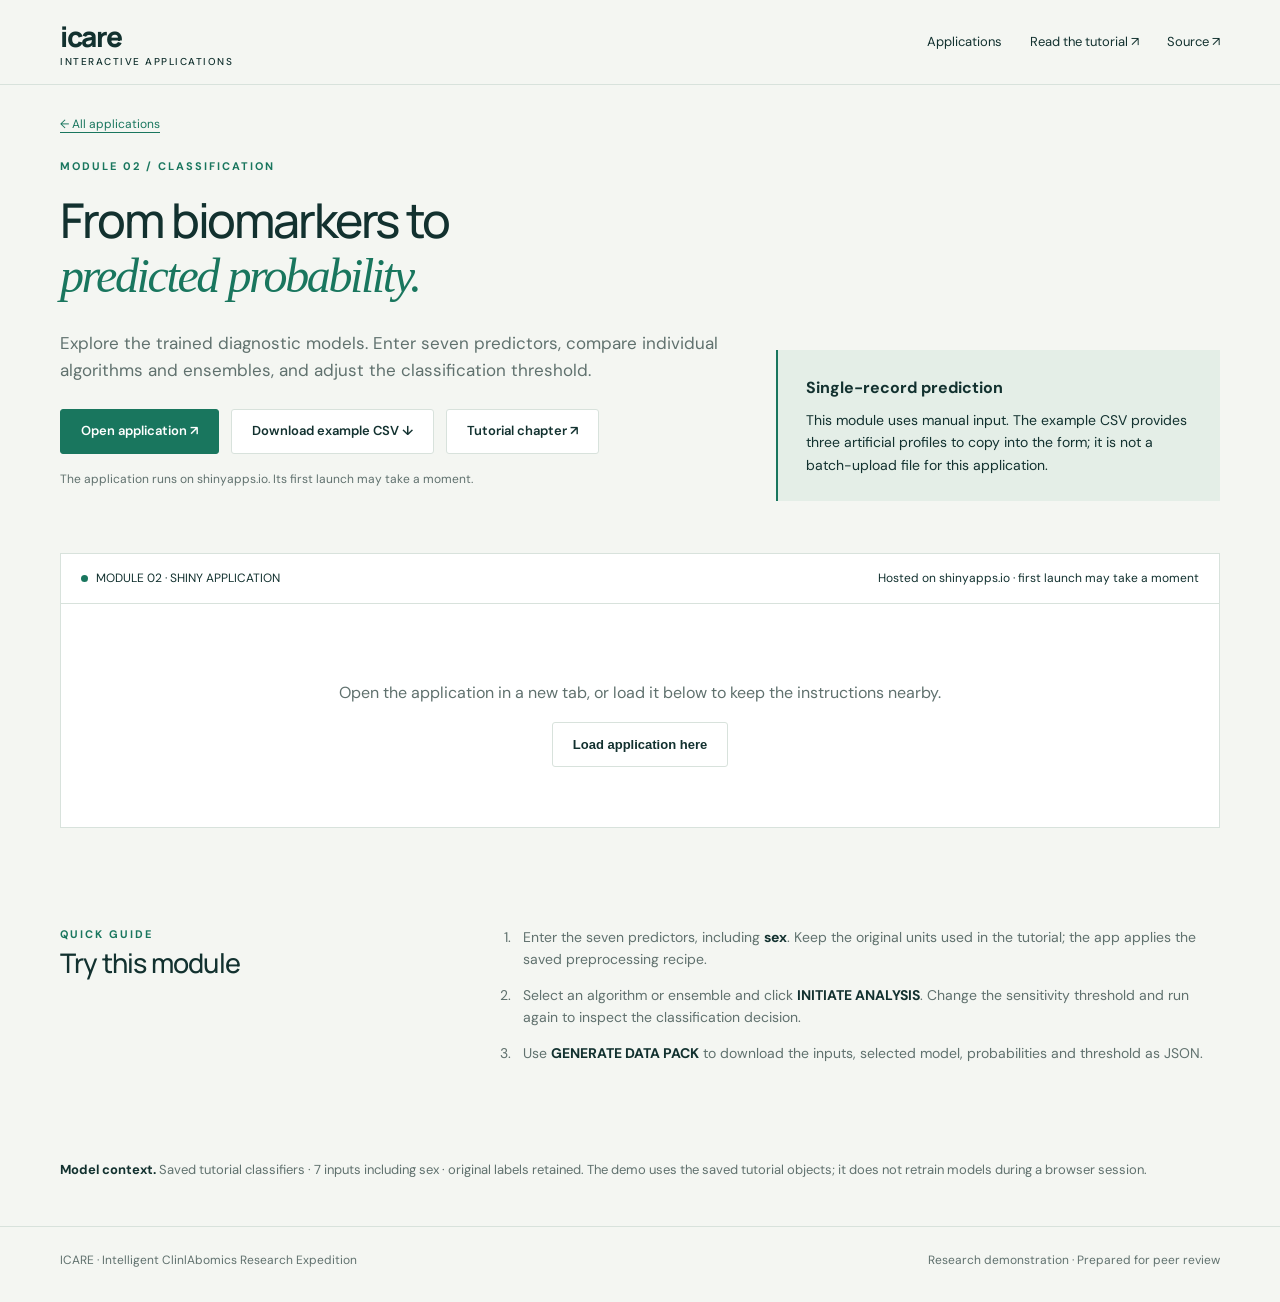
<file: review-apps/module2/index.html>
<!doctype html><html lang="en"><head><meta charset="utf-8"><meta name="viewport" content="width=device-width, initial-scale=1"><meta name="description" content="Interactive Shiny applications accompanying the ICARE tutorial."><title>Classification | ICARE</title><link rel="stylesheet" href="../assets/style.css"></head><body data-module="module2"><a class="skip" href="#main">Skip to content</a><header><div class="wrap nav"><a class="brand" href="../index.html">icare<span>INTERACTIVE APPLICATIONS</span></a><nav class="navlinks" aria-label="Main"><a href="../index.html">Applications</a><a href="https://leonardfei.github.io/Icare_test/">Read the tutorial ↗</a><a class="source-link" href="https://github.com/leonardfei/Icare_test">Source ↗</a></nav></div></header><main id="main" class="wrap"><a class="back" href="../index.html">← All applications</a><section class="hero apphero"><div><div class="eyebrow">Module 02 / Classification</div><h1>From biomarkers to<br><em>predicted probability.</em></h1><p class="lede">Explore the trained diagnostic models. Enter seven predictors, compare individual algorithms and ensembles, and adjust the classification threshold.</p><div class="actions"><a id="launch" class="button" href="https://icare01.shinyapps.io/icare-module2/" target="_blank" rel="noopener">Open application ↗</a><a class="button secondary" href="example.csv" download>Download example CSV ↓</a><a class="button secondary" href="https://leonardfei.github.io/Icare_test/module2-advanced.html">Tutorial chapter ↗</a></div><p class="status-copy">The application runs on shinyapps.io. Its first launch may take a moment.</p></div><aside class="note"><strong>Single-record prediction</strong>This module uses manual input. The example CSV provides three artificial profiles to copy into the form; it is not a batch-upload file for this application.</aside></section><section class="appframe" aria-label="Shiny application"><div class="framebar"><span><span class="dot"></span>MODULE 02 · SHINY APPLICATION</span><span id="app-status" role="status">Hosted on shinyapps.io</span></div><div id="placeholder" class="placeholder"><div class="eyebrow">Interactive application</div><h2>Open the application to begin.</h2><p>Use the Open application button above. The first launch may take a moment.</p></div><iframe id="app-frame" title="ICARE Classification Shiny application" hidden></iframe></section><section class="workflow"><div><div class="eyebrow">Quick guide</div><h2>Try this module</h2></div><ol><li>Enter the seven predictors, including <strong>sex</strong>. Keep the original units used in the tutorial; the app applies the saved preprocessing recipe.</li><li>Select an algorithm or ensemble and click <strong>INITIATE ANALYSIS</strong>. Change the sensitivity threshold and run again to inspect the classification decision.</li><li>Use <strong>GENERATE DATA PACK</strong> to download the inputs, selected model, probabilities and threshold as JSON.</li></ol></section><p class="meta"><strong>Model context.</strong> Saved tutorial classifiers · 7 inputs including sex · original labels retained. The demo uses the saved tutorial objects; it does not retrain models during a browser session.</p></main><footer><div class="wrap footer-content"><span>ICARE · Intelligent ClinlAbomics Research Expedition</span><span>Research demonstration · Prepared for peer review</span></div></footer><script src="../assets/app.js"></script></body></html>
</file>
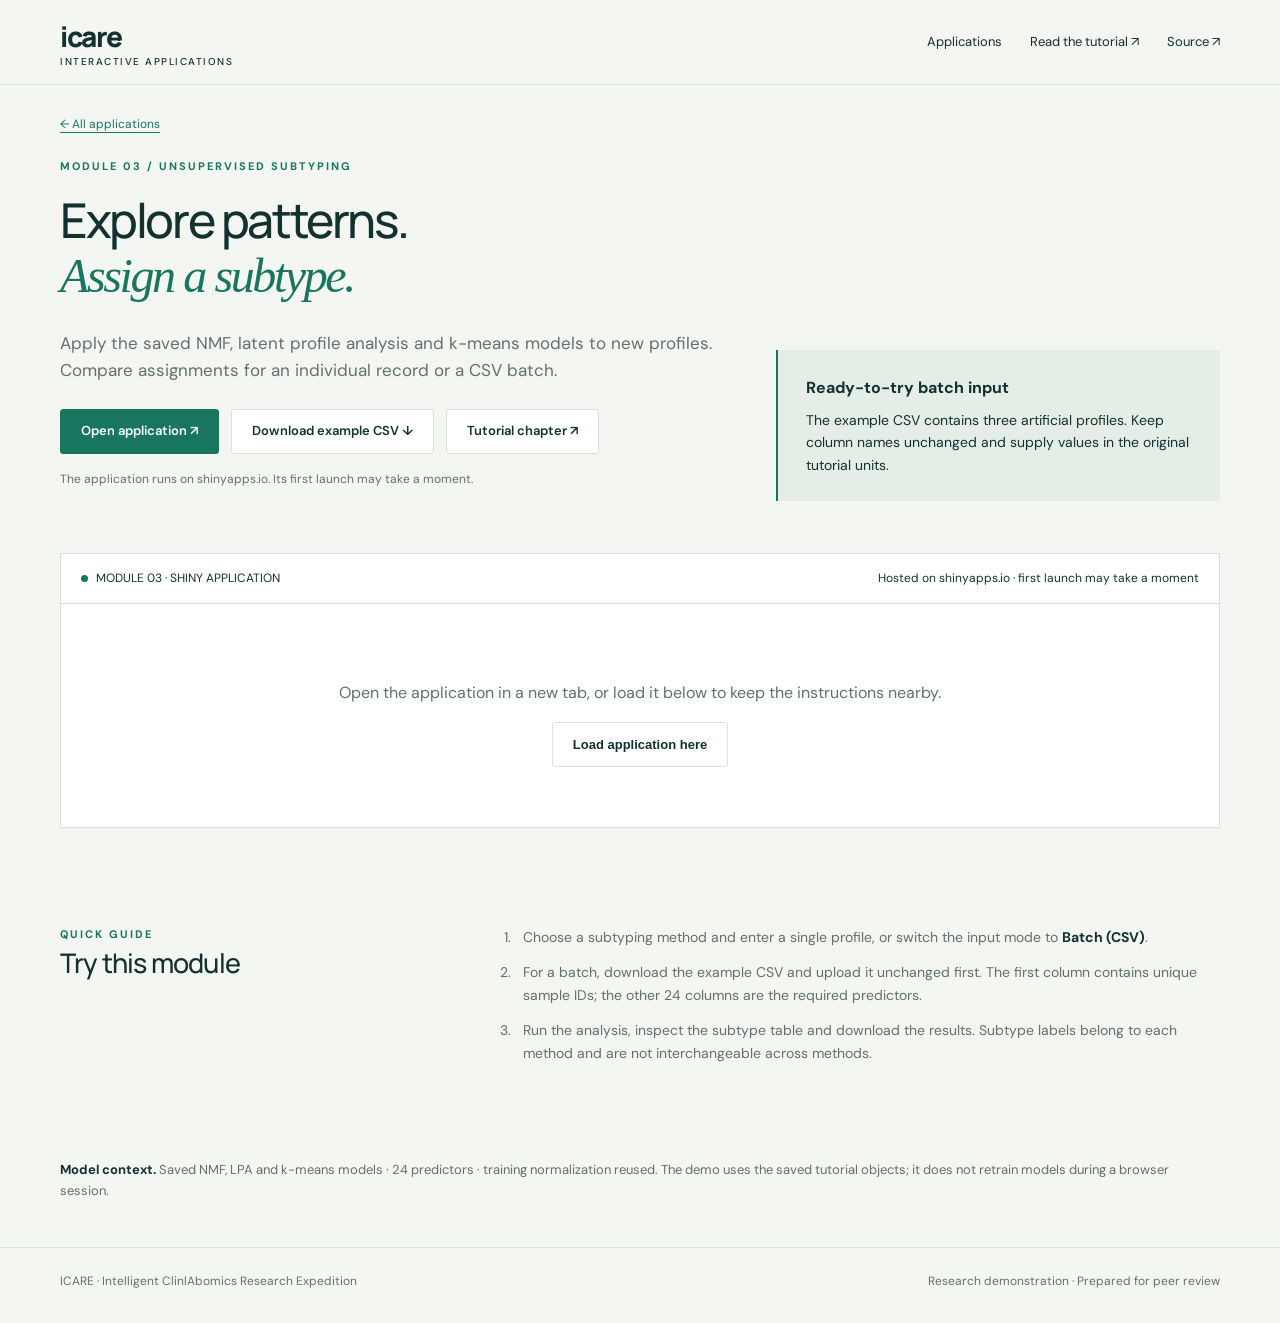
<file: review-apps/module3/index.html>
<!doctype html><html lang="en"><head><meta charset="utf-8"><meta name="viewport" content="width=device-width, initial-scale=1"><meta name="description" content="Interactive Shiny applications accompanying the ICARE tutorial."><title>Unsupervised subtyping | ICARE</title><link rel="stylesheet" href="../assets/style.css"></head><body data-module="module3"><a class="skip" href="#main">Skip to content</a><header><div class="wrap nav"><a class="brand" href="../index.html">icare<span>INTERACTIVE APPLICATIONS</span></a><nav class="navlinks" aria-label="Main"><a href="../index.html">Applications</a><a href="https://leonardfei.github.io/Icare_test/">Read the tutorial ↗</a><a class="source-link" href="https://github.com/leonardfei/Icare_test">Source ↗</a></nav></div></header><main id="main" class="wrap"><a class="back" href="../index.html">← All applications</a><section class="hero apphero"><div><div class="eyebrow">Module 03 / Unsupervised subtyping</div><h1>Explore patterns.<br><em>Assign a subtype.</em></h1><p class="lede">Apply the saved NMF, latent profile analysis and k-means models to new profiles. Compare assignments for an individual record or a CSV batch.</p><div class="actions"><a id="launch" class="button" href="https://icare01.shinyapps.io/icare-module3/" target="_blank" rel="noopener">Open application ↗</a><a class="button secondary" href="example.csv" download>Download example CSV ↓</a><a class="button secondary" href="https://leonardfei.github.io/Icare_test/module3-advanced.html">Tutorial chapter ↗</a></div><p class="status-copy">The application runs on shinyapps.io. Its first launch may take a moment.</p></div><aside class="note"><strong>Ready-to-try batch input</strong>The example CSV contains three artificial profiles. Keep column names unchanged and supply values in the original tutorial units.</aside></section><section class="appframe" aria-label="Shiny application"><div class="framebar"><span><span class="dot"></span>MODULE 03 · SHINY APPLICATION</span><span id="app-status" role="status">Hosted on shinyapps.io</span></div><div id="placeholder" class="placeholder"><div class="eyebrow">Interactive application</div><h2>Open the application to begin.</h2><p>Use the Open application button above. The first launch may take a moment.</p></div><iframe id="app-frame" title="ICARE Unsupervised subtyping Shiny application" hidden></iframe></section><section class="workflow"><div><div class="eyebrow">Quick guide</div><h2>Try this module</h2></div><ol><li>Choose a subtyping method and enter a single profile, or switch the input mode to <strong>Batch (CSV)</strong>.</li><li>For a batch, download the example CSV and upload it unchanged first. The first column contains unique sample IDs; the other 24 columns are the required predictors.</li><li>Run the analysis, inspect the subtype table and download the results. Subtype labels belong to each method and are not interchangeable across methods.</li></ol></section><p class="meta"><strong>Model context.</strong> Saved NMF, LPA and k-means models · 24 predictors · training normalization reused. The demo uses the saved tutorial objects; it does not retrain models during a browser session.</p></main><footer><div class="wrap footer-content"><span>ICARE · Intelligent ClinlAbomics Research Expedition</span><span>Research demonstration · Prepared for peer review</span></div></footer><script src="../assets/app.js"></script></body></html>
</file>
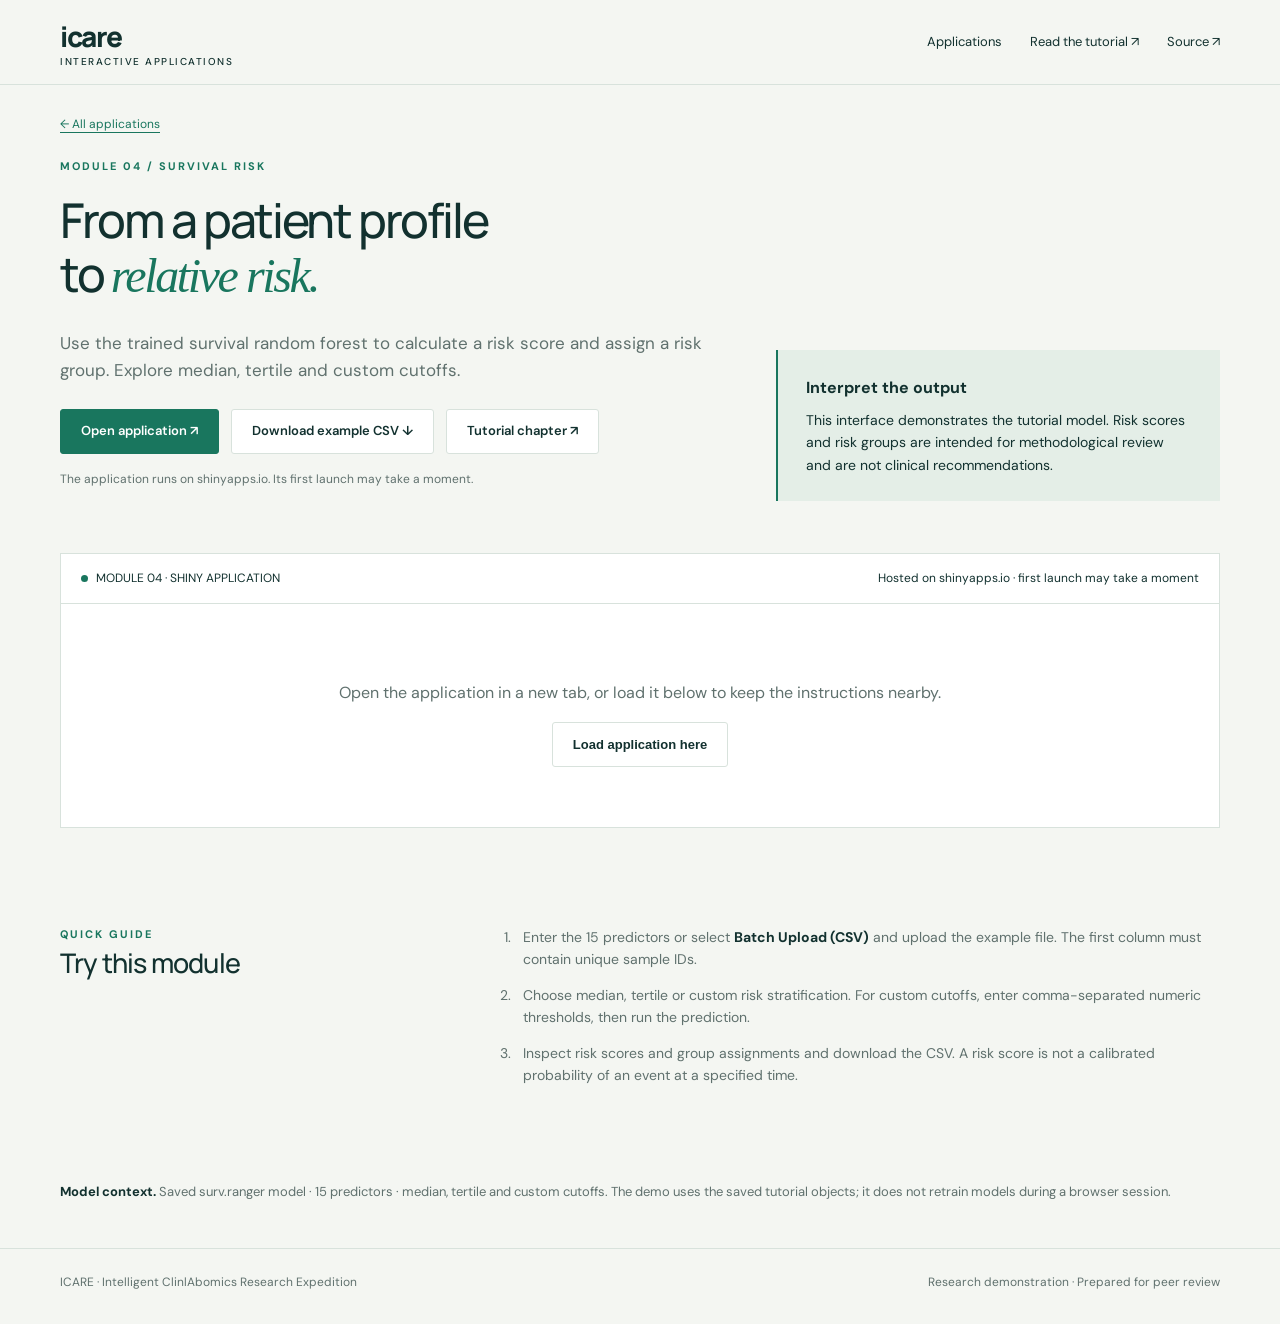
<file: review-apps/module4/index.html>
<!doctype html><html lang="en"><head><meta charset="utf-8"><meta name="viewport" content="width=device-width, initial-scale=1"><meta name="description" content="Interactive Shiny applications accompanying the ICARE tutorial."><title>Survival risk | ICARE</title><link rel="stylesheet" href="../assets/style.css"></head><body data-module="module4"><a class="skip" href="#main">Skip to content</a><header><div class="wrap nav"><a class="brand" href="../index.html">icare<span>INTERACTIVE APPLICATIONS</span></a><nav class="navlinks" aria-label="Main"><a href="../index.html">Applications</a><a href="https://leonardfei.github.io/Icare_test/">Read the tutorial ↗</a><a class="source-link" href="https://github.com/leonardfei/Icare_test">Source ↗</a></nav></div></header><main id="main" class="wrap"><a class="back" href="../index.html">← All applications</a><section class="hero apphero"><div><div class="eyebrow">Module 04 / Survival risk</div><h1>From a patient profile<br>to <em>relative risk.</em></h1><p class="lede">Use the trained survival random forest to calculate a risk score and assign a risk group. Explore median, tertile and custom cutoffs.</p><div class="actions"><a id="launch" class="button" href="https://icare01.shinyapps.io/icare-module4/" target="_blank" rel="noopener">Open application ↗</a><a class="button secondary" href="example.csv" download>Download example CSV ↓</a><a class="button secondary" href="https://leonardfei.github.io/Icare_test/module4-advanced.html">Tutorial chapter ↗</a></div><p class="status-copy">The application runs on shinyapps.io. Its first launch may take a moment.</p></div><aside class="note"><strong>Interpret the output</strong>This interface demonstrates the tutorial model. Risk scores and risk groups are intended for methodological review and are not clinical recommendations.</aside></section><section class="appframe" aria-label="Shiny application"><div class="framebar"><span><span class="dot"></span>MODULE 04 · SHINY APPLICATION</span><span id="app-status" role="status">Hosted on shinyapps.io</span></div><div id="placeholder" class="placeholder"><div class="eyebrow">Interactive application</div><h2>Open the application to begin.</h2><p>Use the Open application button above. The first launch may take a moment.</p></div><iframe id="app-frame" title="ICARE Survival risk Shiny application" hidden></iframe></section><section class="workflow"><div><div class="eyebrow">Quick guide</div><h2>Try this module</h2></div><ol><li>Enter the 15 predictors or select <strong>Batch Upload (CSV)</strong> and upload the example file. The first column must contain unique sample IDs.</li><li>Choose median, tertile or custom risk stratification. For custom cutoffs, enter comma-separated numeric thresholds, then run the prediction.</li><li>Inspect risk scores and group assignments and download the CSV. A risk score is not a calibrated probability of an event at a specified time.</li></ol></section><p class="meta"><strong>Model context.</strong> Saved surv.ranger model · 15 predictors · median, tertile and custom cutoffs. The demo uses the saved tutorial objects; it does not retrain models during a browser session.</p></main><footer><div class="wrap footer-content"><span>ICARE · Intelligent ClinlAbomics Research Expedition</span><span>Research demonstration · Prepared for peer review</span></div></footer><script src="../assets/app.js"></script></body></html>
</file>
<file: review-apps/assets/style.css>
@import url('https://fonts.googleapis.com/css2?family=DM+Sans:wght@400;500;600;700&family=Manrope:wght@400;500;600;700;800&display=swap');
:root{--ink:#12312f;--muted:#60716e;--paper:#f4f6f2;--line:#d8e2dc;--accent:#19765e;--pale:#e4eee7;--white:#fff;--serif:Georgia,serif}
*{box-sizing:border-box}body{margin:0;background:var(--paper);color:var(--ink);font-family:'DM Sans',Arial,sans-serif;line-height:1.6}a{color:var(--accent);text-underline-offset:4px}a:focus-visible,button:focus-visible{outline:3px solid #e6a94f;outline-offset:4px}.wrap{width:min(1160px,calc(100% - 64px));margin:auto}header{border-bottom:1px solid var(--line)}.nav{min-height:84px;display:flex;align-items:center;justify-content:space-between;gap:24px}.brand{font:800 28px 'Manrope',sans-serif;letter-spacing:-1.5px;text-decoration:none;color:var(--ink)}.brand span{font:500 10px 'DM Sans',sans-serif;letter-spacing:1.5px;display:block}.navlinks{display:flex;gap:28px;font-size:13px}.navlinks a{color:var(--ink);text-decoration:none}.eyebrow{font-size:11px;letter-spacing:2px;text-transform:uppercase;font-weight:700;color:var(--accent)}.hero{padding:68px 0 52px;display:grid;grid-template-columns:1.5fr 1fr;gap:70px;align-items:end}h1{font:500 clamp(38px,5vw,64px)/1.13 'Manrope',Arial,sans-serif;letter-spacing:-2.4px;margin:18px 0 26px}h1 em{font-family:var(--serif);font-weight:400;color:var(--accent)}.lede{color:var(--muted);font-size:17px;max-width:660px}.note{padding:25px 28px;border-left:2px solid var(--accent);background:var(--pale);font-size:14px}.note strong{display:block;font-size:16px;margin-bottom:8px}.section-label{padding:20px 0;border-top:1px solid var(--line);display:flex;justify-content:space-between;align-items:center;gap:20px;font-size:12px;letter-spacing:1px}.modules{display:grid;grid-template-columns:repeat(3,1fr);gap:22px}.module{display:flex;flex-direction:column;border:1px solid var(--line);background:var(--white);padding:28px;min-height:355px;text-decoration:none;color:var(--ink);transition:transform .15s,border-color .15s}.module:hover{transform:translateY(-4px);border-color:var(--accent)}.module .number{font:400 46px var(--serif);color:var(--accent)}.module h2{font:600 24px/1.25 'Manrope',sans-serif;letter-spacing:-.6px;margin:22px 0 12px}.module p{font-size:14px;color:var(--muted);margin:0 0 24px}.module .go{margin-top:auto;font-size:13px;font-weight:700;border-top:1px solid var(--line);padding-top:18px;display:flex;justify-content:space-between}.features{font-size:11px;letter-spacing:.2px;color:var(--muted);margin-bottom:20px}.workflow{display:grid;grid-template-columns:1fr 2fr;gap:70px;padding:58px 0 70px}.workflow h2{font:500 27px 'Manrope',sans-serif;letter-spacing:-.8px;margin:0}.workflow ol{padding-left:22px;margin:0}.workflow li{margin-bottom:13px;padding-left:8px;color:var(--muted);font-size:14px}.workflow li strong{color:var(--ink)}footer{border-top:1px solid var(--line);padding:24px 0 32px;font-size:12px;color:var(--muted)}.footer-content{display:flex;justify-content:space-between;gap:24px}.back{display:inline-block;font-size:12px;margin-top:30px}.apphero{padding-top:22px;gap:50px}.apphero h1{font-size:48px}.actions{display:flex;flex-wrap:wrap;gap:12px;margin-top:25px}.button{display:inline-flex;align-items:center;justify-content:center;min-height:45px;padding:10px 20px;border:1px solid var(--accent);border-radius:3px;background:var(--accent);color:#fff;text-decoration:none;font-size:13px;font-weight:600;cursor:pointer}.button.secondary{color:var(--ink);border-color:var(--line);background:white}.button[aria-disabled=true]{opacity:.5;cursor:default;pointer-events:none}.appframe{margin:0 0 40px;border:1px solid var(--line);background:white}.framebar{display:flex;justify-content:space-between;gap:20px;padding:15px 20px;border-bottom:1px solid var(--line);font-size:12px}.dot{display:inline-block;width:7px;height:7px;background:#b3bcb7;border-radius:50%;margin-right:8px}.dot.ready{background:var(--accent)}.placeholder{padding:60px 32px;text-align:center;color:var(--muted)}.placeholder h2{font:500 24px 'Manrope',sans-serif;color:var(--ink)}iframe{width:100%;height:940px;border:0;display:block}[hidden]{display:none!important}.meta{margin-bottom:45px;color:var(--muted);font-size:13px}.meta strong{color:var(--ink)}.status-copy{font-size:12px;color:var(--muted);margin-top:16px}.skip{position:absolute;top:-80px;left:20px}.skip:focus{top:10px;background:white;padding:10px;z-index:10}@media(max-width:800px){.wrap{width:calc(100% - 36px)}.hero,.workflow{grid-template-columns:1fr;gap:24px}.hero{padding:38px 0}.modules{grid-template-columns:1fr}.module{min-height:260px}.navlinks{gap:16px}.navlinks .source-link{display:none}.apphero h1{font-size:38px}.workflow{padding:36px 0}.footer-content{display:block}.section-label{font-size:10px}.appframe{margin-left:-8px;margin-right:-8px}.framebar{flex-wrap:wrap}iframe{height:1100px}}
</file>
<file: review-apps/build-your-own/guide.css>
:root{--ink:#143b35;--muted:#5f7169;--accent:#1b745c;--paper:#f7f8f4;--line:#d8e1d8;--soft:#e8efe7;--code:#16332e}*{box-sizing:border-box}html{scroll-behavior:smooth;scroll-padding-top:24px}body{margin:0;color:var(--ink);background:var(--paper);font:15px/1.85 system-ui,-apple-system,"PingFang SC","Microsoft YaHei",sans-serif}a{color:var(--accent);text-underline-offset:4px}a:focus-visible,button:focus-visible,summary:focus-visible{outline:3px solid #c7782a;outline-offset:4px}header{border-bottom:1px solid var(--line)}.top{max-width:1280px;margin:auto;padding:22px 44px;display:flex;justify-content:space-between;align-items:center;gap:24px}.brand{font-size:29px;font-weight:800;letter-spacing:-1.7px;color:var(--ink);text-decoration:none;line-height:1.15}.brand span{display:block;font-size:9px;font-weight:600;letter-spacing:1.8px;margin-top:6px}.top nav{display:flex;gap:26px;font-size:13px}.top nav a{text-decoration:none;color:var(--ink)}.hero{max-width:1280px;margin:auto;padding:66px 44px 48px;border-bottom:1px solid var(--line)}.eyebrow,.step{color:var(--accent);font-size:11px;font-weight:750;letter-spacing:2px}h1{font-size:clamp(30px,4vw,52px);font-weight:650;letter-spacing:-1.5px;line-height:1.45;margin:20px 0}h1 em{font-style:normal;color:var(--accent)}.lede{max-width:780px;font-size:17px;color:var(--muted);margin:18px 0 28px}.actions{display:flex;gap:12px;flex-wrap:wrap}.button{display:inline-flex;align-items:center;justify-content:center;min-height:46px;border:1px solid var(--accent);border-radius:4px;background:var(--accent);color:white;text-decoration:none;font-weight:650;font-size:13px;padding:10px 21px;cursor:pointer}.button:hover{background:#145b48}.button.secondary{background:transparent;color:var(--ink);border-color:var(--line)}.meta{color:var(--muted);font-size:12px;line-height:1.9;margin-top:20px}.layout{max-width:1280px;margin:auto;display:grid;grid-template-columns:246px minmax(0,1fr);gap:55px;padding:0 44px}.sidebar{position:sticky;top:26px;align-self:start;margin-top:40px;font-size:12px}.toc-title{text-transform:uppercase;letter-spacing:2px;font-size:10px;color:var(--muted);margin-bottom:15px}.sidebar nav{display:flex;flex-direction:column}.sidebar nav a{display:flex;gap:13px;line-height:1.6;padding:9px 9px;color:var(--muted);text-decoration:none;border-left:2px solid var(--line)}.sidebar nav a span{font-size:10px;opacity:.7;padding-top:2px}.sidebar nav a:hover,.sidebar nav a[aria-current=true]{color:var(--accent);border-color:var(--accent);background:var(--soft)}.download-small{display:block;margin-top:23px;font-weight:600}main{min-width:0}.chapter{padding:40px 0;border-bottom:1px solid var(--line)}h2{font-size:27px;line-height:1.5;font-weight:650;letter-spacing:-.5px;margin:10px 0 22px}h3{font-size:21px;line-height:1.5;margin:5px 0 12px}p{margin:17px 0}code{font-family:"SFMono-Regular",Consolas,"Liberation Mono",monospace;font-size:.88em;overflow-wrap:anywhere}p code,li code,td code{padding:2px 5px;background:#eaf0e7;border-radius:3px}pre{margin:0;padding:20px 22px;overflow:auto;line-height:1.65;tab-size:2;font-size:13px;white-space:pre}pre code{font-size:1em;overflow-wrap:normal}.codebox{background:var(--code);color:#e4eee7;border-radius:6px;margin:20px 0;overflow:hidden}.codebar{display:flex;align-items:center;justify-content:space-between;gap:20px;padding:9px 16px;background:#203e36;color:#c6dccd;font:11px/1.6 system-ui,sans-serif;letter-spacing:.5px}.copy{border:1px solid #66867a;color:#eff7f1;background:transparent;border-radius:3px;font:inherit;padding:4px 10px;cursor:pointer}.copy:hover{background:#36584c}.note{border-left:3px solid var(--accent);padding:18px 23px;background:var(--soft);margin:24px 0;font-size:14px}.note strong{display:block;margin-bottom:7px}.flow{display:flex;align-items:center;gap:10px;margin:24px 0}.flow div{flex:1;min-width:0;border:1px solid var(--line);background:white;padding:18px 10px;text-align:center}.flow b{display:block;font-size:14px}.flow div span{display:block;font-size:10px;color:var(--muted);margin-top:7px}.flow>span{color:var(--accent)}.table-scroll{overflow-x:auto;margin:20px 0}table{border-collapse:collapse;width:100%;font-size:13px}th{text-align:left;font-weight:650;background:var(--soft);padding:13px 16px;border-bottom:1px solid var(--line)}td{padding:16px;border-bottom:1px solid var(--line);vertical-align:top}td:first-child{min-width:135px;color:var(--ink);font-weight:550}td{color:var(--muted)}details{border:1px solid var(--line);border-radius:5px;padding:0 20px;margin:20px 0;background:#fff}summary{cursor:pointer;padding:17px 0;font-weight:650;line-height:1.7}summary span{float:right;font:12px monospace;color:var(--muted)}details[open]>summary{border-bottom:1px solid var(--line)}.template>.codebox{margin:20px -5px}.checklist{list-style:"✓  ";padding-left:23px}.checklist li{padding:5px 0 5px 7px}ol{padding-left:23px}li{margin:6px 0}.finish{margin:30px 0 0;padding:26px;background:var(--soft);border-radius:5px}.text-link{display:inline-block;margin:12px 0 12px 18px;font-size:13px}.sources{padding:40px 0;color:var(--muted);font-size:13px}.sources h2{font-size:20px;color:var(--ink)}footer{border-top:1px solid var(--line);padding:25px 44px;display:flex;justify-content:space-between;gap:20px;font-size:11px;color:var(--muted)}.skip{position:absolute;left:16px;top:-80px;background:white;padding:10px;z-index:10}.skip:focus{top:8px}.sr-only{position:absolute;width:1px;height:1px;padding:0;margin:-1px;overflow:hidden;clip:rect(0,0,0,0);white-space:nowrap;border:0}@media(max-width:1000px){.layout{gap:28px;grid-template-columns:205px minmax(0,1fr);padding:0 28px}.top,.hero{padding-left:28px;padding-right:28px}.flow{flex-wrap:wrap}.flow div{min-width:40%}.flow>span:nth-of-type(2){display:none}}@media(max-width:720px){.top{padding:20px;align-items:flex-start}.top nav{gap:12px;flex-wrap:wrap;justify-content:flex-end;font-size:11px;max-width:235px}.hero{padding:35px 20px}.lede{font-size:15px}h1{font-size:28px;letter-spacing:-.6px}.layout{display:block;padding:0 20px}.sidebar{position:static;margin:25px 0 0}.sidebar nav{display:grid;grid-template-columns:1fr 1fr;gap:2px}.sidebar nav a{font-size:11px}.download-small{display:none}.chapter{padding:32px 0}h2{font-size:23px}.codebar{gap:8px;overflow-wrap:anywhere}pre{padding:16px;font-size:12px}details{padding:0 13px}.flow div{padding:15px 8px}.text-link{display:block;margin-left:0}.finish{padding:20px}footer{padding:22px 20px;display:block}footer a{display:block;margin-top:10px}}@media(prefers-reduced-motion:reduce){html{scroll-behavior:auto}}@media print{header,.sidebar,.copy,.actions,footer,.download-small{display:none}.hero{padding:15px 0}.layout{display:block;padding:0}.chapter{break-inside:auto}body{background:white;color:black;font-size:11pt}.codebox{background:#f2f2f2;color:black;border:1px solid #ccc}.codebar{background:#ddd;color:black}pre{white-space:pre-wrap;font-size:9pt}h1{font-size:28pt}details{break-inside:auto}.sources{font-size:9pt}}
</file>
